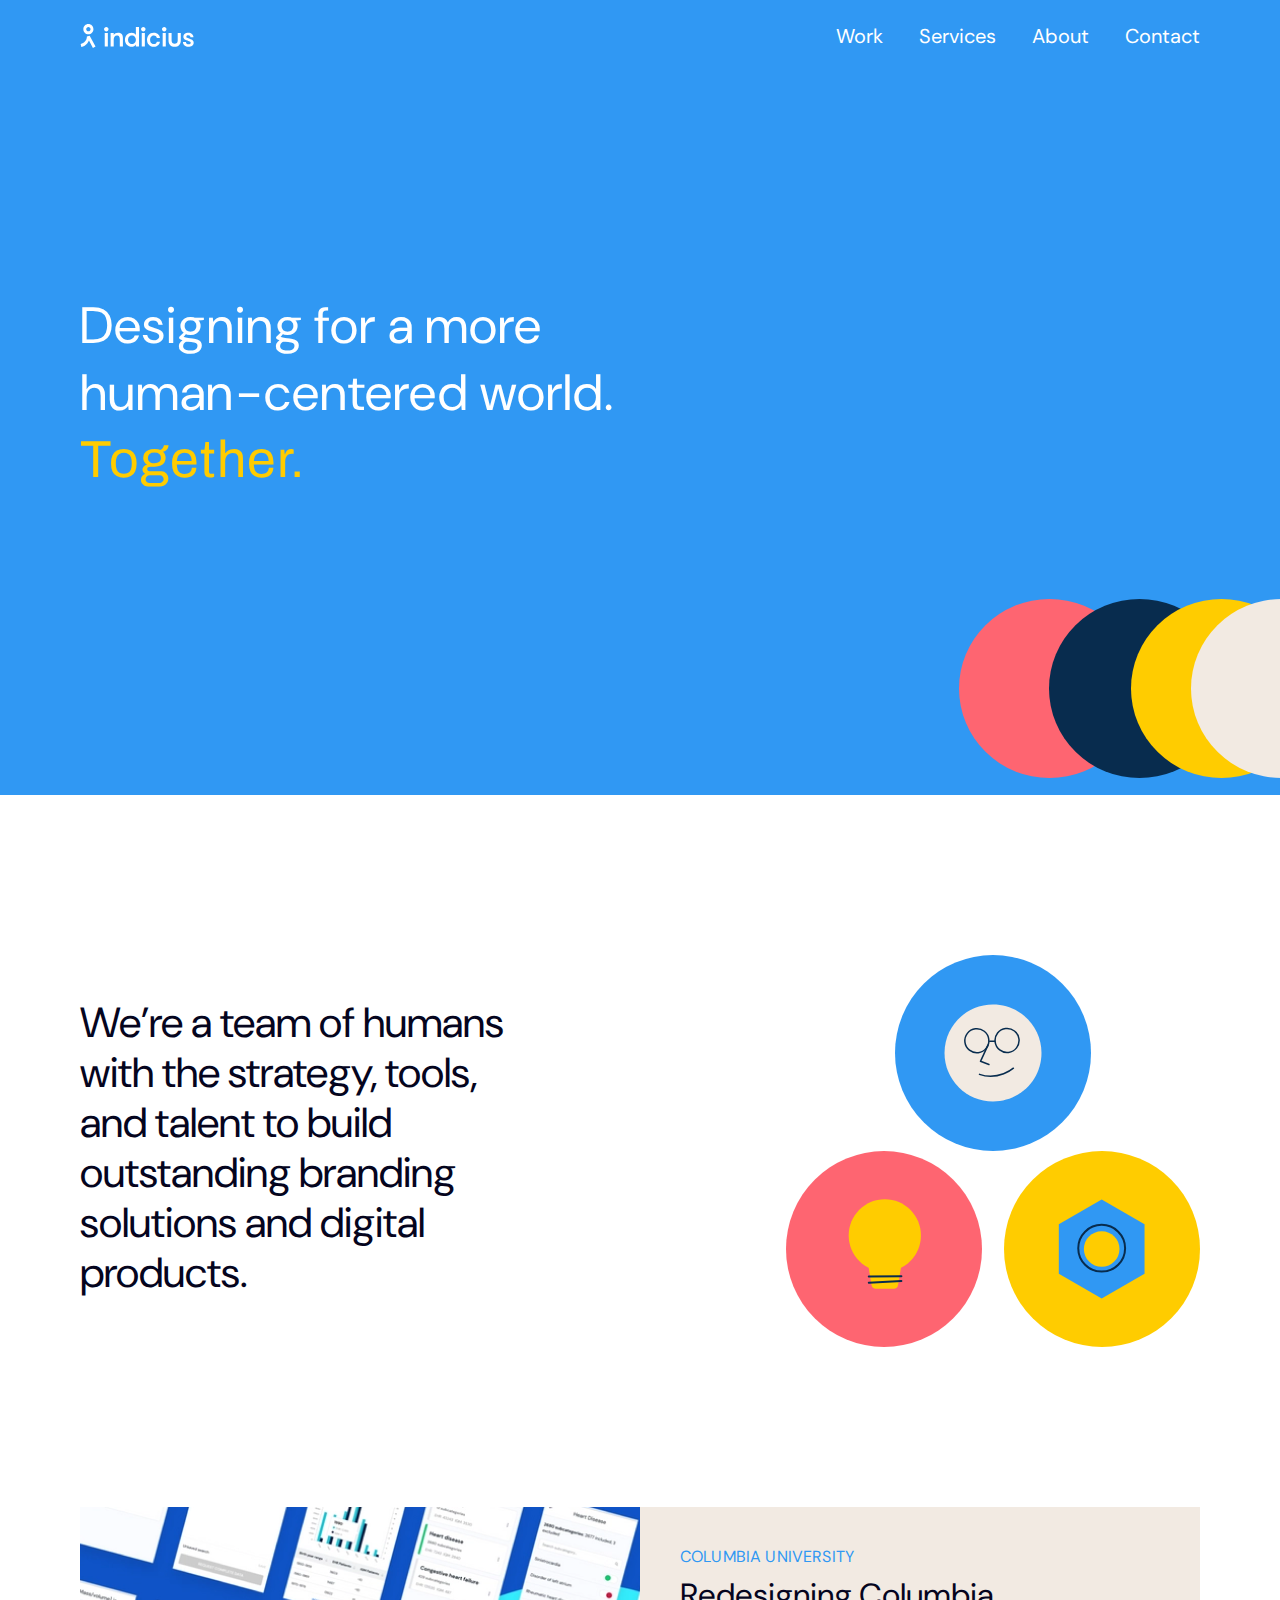
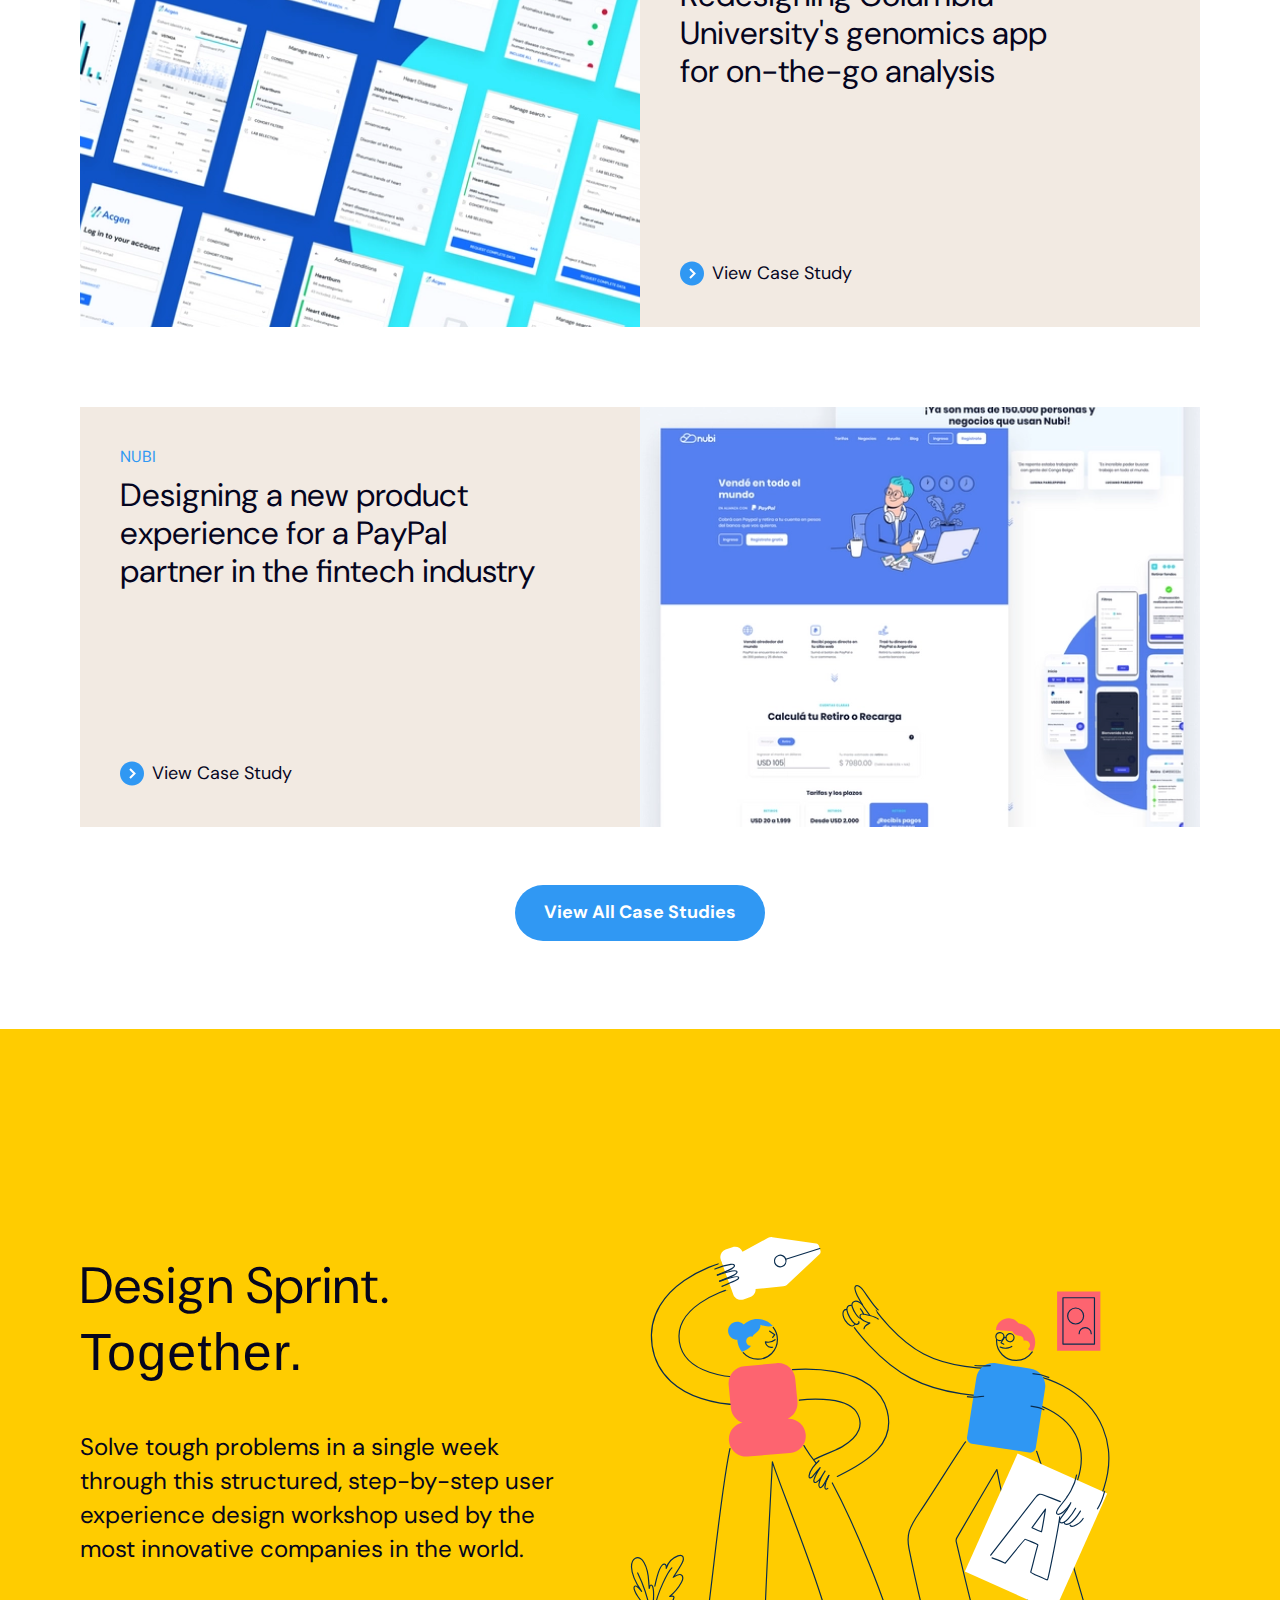
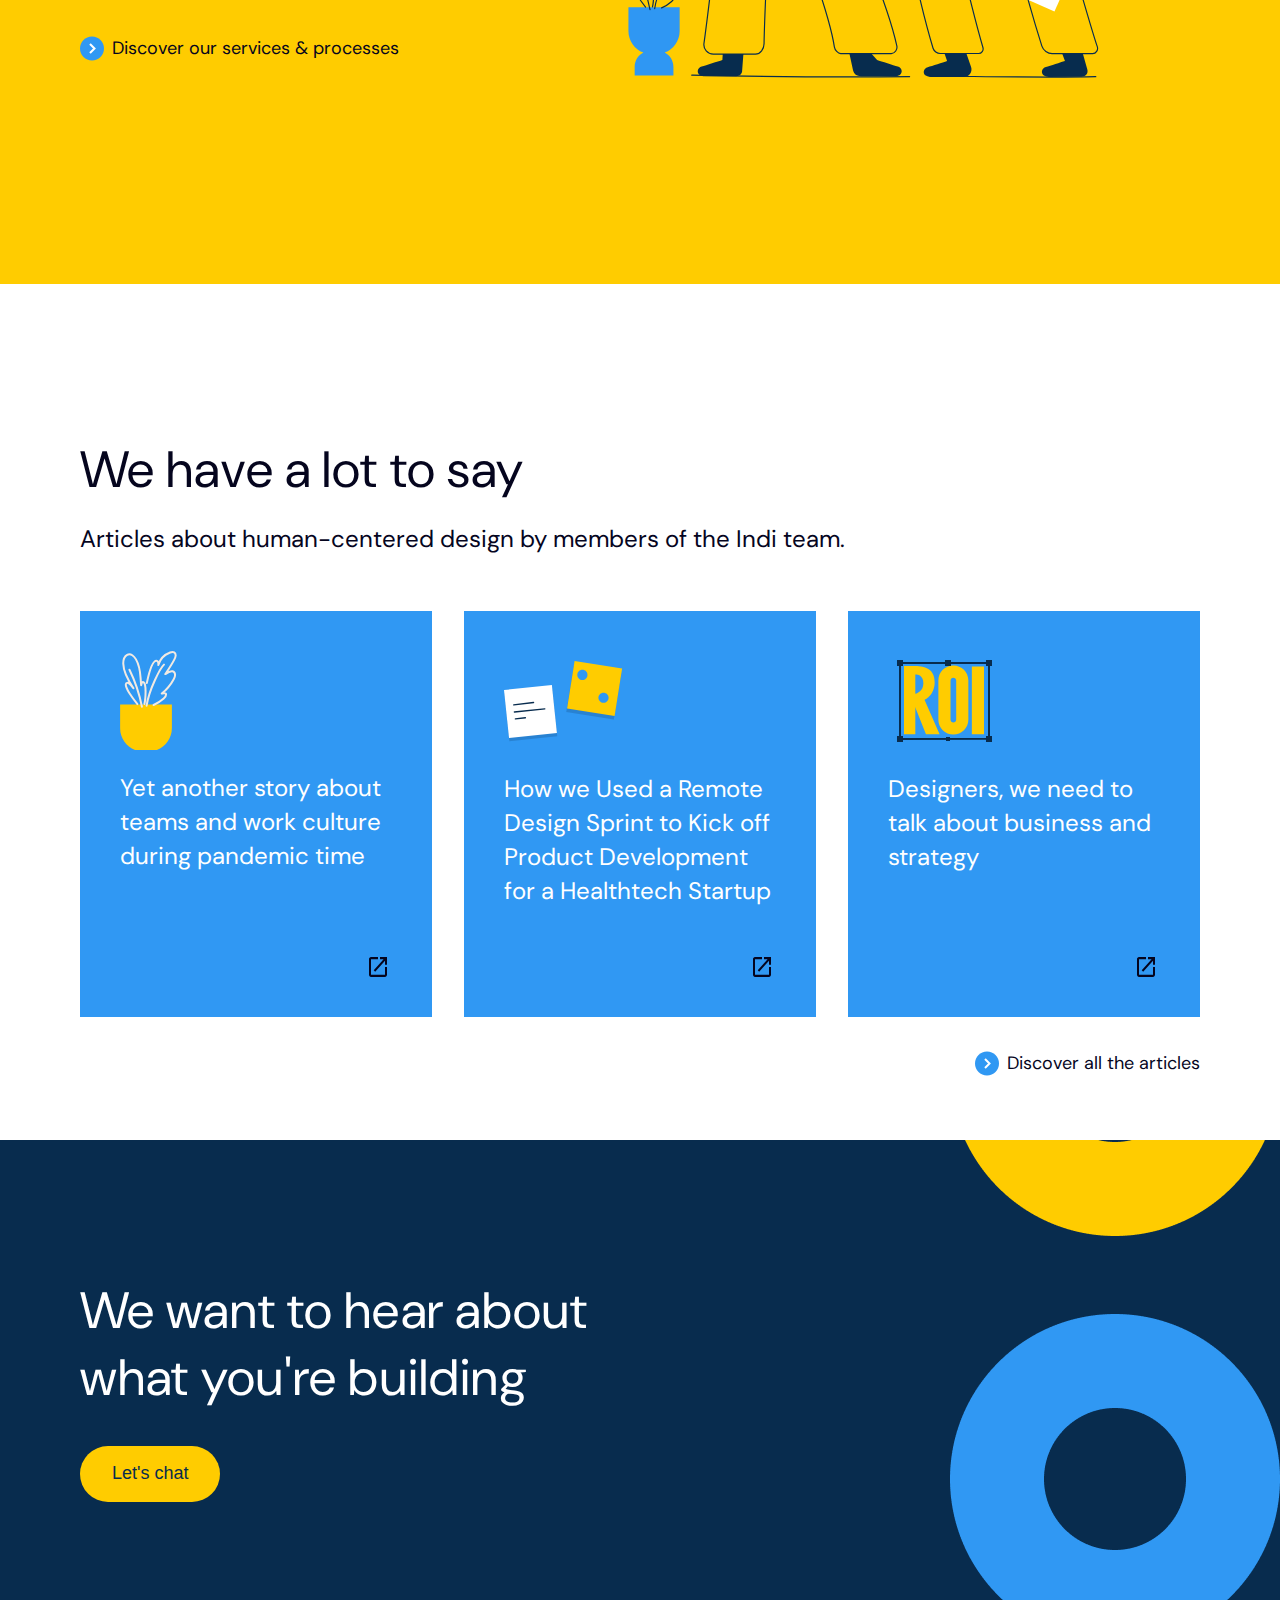
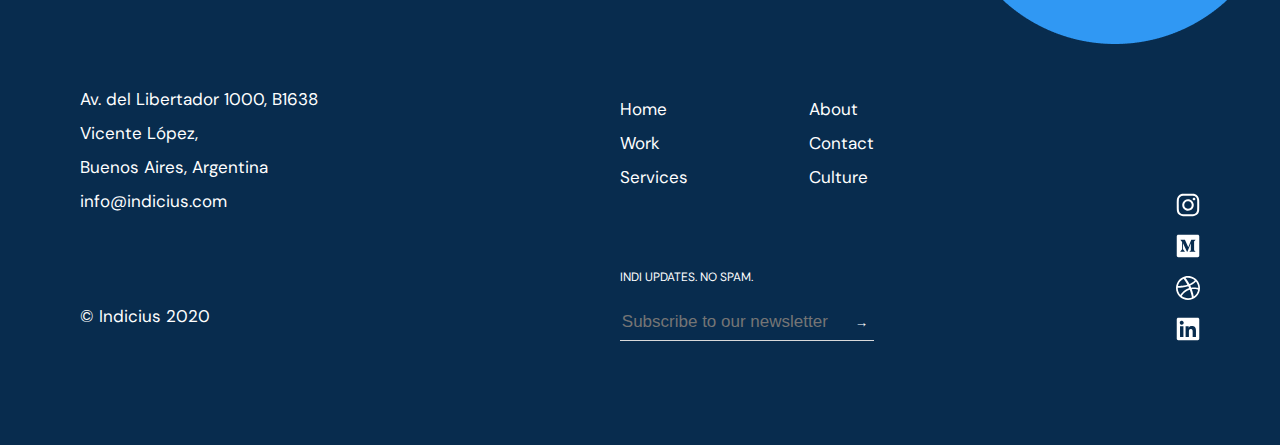
<file: Layout1/index.html>
<!DOCTYPE html>
<html lang="en">
<head>
    <meta charset="UTF-8">
    <meta http-equiv="X-UA-Compatible" content="IE=edge">
    <meta name="viewport" content="width=device-width, initial-scale=1.0">
    <link rel="preconnect" href="https://fonts.googleapis.com">
    <link rel="preconnect" href="https://fonts.gstatic.com" crossorigin>
    <link href="https://fonts.googleapis.com/css2?family=Archivo&family=DM+Sans:wght@400;700&display=swap" rel="stylesheet">
    <link rel="stylesheet" href="css/style.css">
    <title>Document</title>
</head>
<body>
    <header class="header">
        <div class="container">
            <div class="main">
                <a class="logo" href="#">
                    <img src="img/logo.svg" width="114" height="24" alt="logo">
                </a>
                <nav class="menu">
                    <a href="#">Work</a>
                    <a href="#">Services</a>
                    <a href="#">About</a>
                    <a href="#">Contact</a>
                </nav>
            </div>
            <section class="design">
                <h1>Designing for a more human-centered world.<span class="one"> Together.</span></h1>
                <div class="circle red"></div>
                <div class="circle black"></div>
                <div class="circle orange"></div>
                <div class="circle white"></div>
            </section>
        </div>
    </header>
    <main>
        <div class="container">
            <section class="team">
                <!-- <h2>Team of humans</h2> -->
                <p class="humans">We’re a team of humans with the strategy, tools, and talent to build outstanding branding solutions and digital<br>products.</p>
                <div class="pict">    
                    <div class="image">
                        <div class="blue"></div>
                    </div>
                    <div class="image-two">
                        <div class="pink"></div> 
                        <div class="yellow"></div>
                    </div>   
                </div>    
            </section>
            <section class="cards">
                <!-- <h2>Columbia nubi</h2> -->
                <article class="columbia">
                    <img class="notates" src="img/columbia.png" alt="">
                    <div class="pal">
                        <a class="link" href="#">Columbia university</a>
                        <h3>Redesigning Columbia<br>University's genomics app<br>for on-the-go analysis</h3>
                        <div class="new">
                            <a class="arrow" href="#">
                                <svg width="24" height="25" viewBox="0 0 24 25" fill="none" xmlns="http://www.w3.org/2000/svg">
                                    <path d="M12 24.5C18.6274 24.5 24 19.1274 24 12.5C24 5.87258 18.6274 0.5 12 0.5C5.37258 0.5 0 5.87258 0 12.5C0 19.1274 5.37258 24.5 12 24.5Z" fill="#3098F3"/>
                                    <path d="M10 8L14.5 12.5L10 17" stroke="white" stroke-width="2" stroke-miterlimit="10"/>
                                </svg>                                
                                View Case Study
                            </a>
                        </div>
                    </div>
                </article>
                <article class="columbia">
                    <img class="notates" src="img/nubi.png" alt="">
                    <div class="pal">
                        <a class="link" href="#">Nubi</a>
                        <h3>Designing a new product<br>experience for a PayPal<br>partner in the fintech industry</h3>
                        <div class="new">
                            <a class="arrow" href="#">
                                <svg width="24" height="25" viewBox="0 0 24 25" fill="none" xmlns="http://www.w3.org/2000/svg">
                                    <path d="M12 24.5C18.6274 24.5 24 19.1274 24 12.5C24 5.87258 18.6274 0.5 12 0.5C5.37258 0.5 0 5.87258 0 12.5C0 19.1274 5.37258 24.5 12 24.5Z" fill="#3098F3"/>
                                    <path d="M10 8L14.5 12.5L10 17" stroke="white" stroke-width="2" stroke-miterlimit="10"/>
                                </svg>     
                                View Case Study
                            </a>
                        </div>
                    </div>
                </article>
                <a class="view" href="#">View All Case Studies</a>
            </section>
        </div>
        <section class="sprint">
            <div class="container">
                <div class="all">
                    <div class="together">
                        <h2>Design Sprint.<br><span class="any">Together.</span></h2> 
                        <p class="solve">Solve tough problems in a single week through this structured, step-by-step user experience design workshop used by the most innovative companies in the world.</p>
                        <div class="dst">
                            <a class="disc" href="#">
                                <svg width="24" height="25" viewBox="0 0 24 25" fill="none" xmlns="http://www.w3.org/2000/svg">
                                    <path d="M12 24.5C18.6274 24.5 24 19.1274 24 12.5C24 5.87258 18.6274 0.5 12 0.5C5.37258 0.5 0 5.87258 0 12.5C0 19.1274 5.37258 24.5 12 24.5Z" fill="#3098F3"/>
                                    <path d="M10 8L14.5 12.5L10 17" stroke="white" stroke-width="2" stroke-miterlimit="10"/>
                                </svg>     
                                Discover our services & processes
                            </a>
                        </div>
                    </div>
                    <img class="people" src="img/people.svg" alt="">
                </div>
            </div>
        </section>
        <section class="say">
            <div class="container">
                <h2>We have a lot to say</h2>
                <p class="art">Articles about human-centered design by members of the Indi team.</p>
                <div class="indi">
                    <div class="yet articles">
                        <img src="img/flower.svg" width="57" height="99" alt="">
                        <p class="another paragraph">Yet another story about teams and work culture during pandemic time</p>
                        <a class="frame" href="#">
                            <svg width="18" height="20" viewBox="0 0 18 20" fill="none" xmlns="http://www.w3.org/2000/svg">
                                <path d="M16 17.7778H2V2.22222H9V0H2C0.89 0 0 1 0 2.22222V17.7778C0 19 0.89 20 2 20H16C17.1 20 18 19 18 17.7778V10H16V17.7778ZM11 0V2.22222H14.59L4.76 13.1444L6.17 14.7111L16 3.78889V7.77778H18V0H11Z" fill="#05051E"/>
                            </svg>                                
                        </a>
                    </div>
                    <div class="how articles">
                        <img src="img/notat.svg" width="120" height="100" alt="">
                        <p class="we paragraph">How we Used a Remote Design Sprint to Kick off Product Development for a Healthtech Startup</p>
                        <a class="frame" href="#">
                            <svg width="18" height="20" viewBox="0 0 18 20" fill="none" xmlns="http://www.w3.org/2000/svg">
                                <path d="M16 17.7778H2V2.22222H9V0H2C0.89 0 0 1 0 2.22222V17.7778C0 19 0.89 20 2 20H16C17.1 20 18 19 18 17.7778V10H16V17.7778ZM11 0V2.22222H14.59L4.76 13.1444L6.17 14.7111L16 3.78889V7.77778H18V0H11Z" fill="#05051E"/>
                            </svg>                                
                        </a>
                    </div>
                    <div class="need articles">
                        <img src="img/roi.svg" width="120" height="100" alt="">
                        <p class="strategy paragraph">Designers, we need to talk about business and strategy</p>
                        <a class="frame" href="#">
                            <svg width="18" height="20" viewBox="0 0 18 20" fill="none" xmlns="http://www.w3.org/2000/svg">
                                <path d="M16 17.7778H2V2.22222H9V0H2C0.89 0 0 1 0 2.22222V17.7778C0 19 0.89 20 2 20H16C17.1 20 18 19 18 17.7778V10H16V17.7778ZM11 0V2.22222H14.59L4.76 13.1444L6.17 14.7111L16 3.78889V7.77778H18V0H11Z" fill="#05051E"/>
                            </svg>      
                        </a>
                    </div>
                </div>
                <div class="hold">
                    <a class="discover" href="#">
                        <svg width="24" height="25" viewBox="0 0 24 25" fill="none" xmlns="http://www.w3.org/2000/svg">
                            <path d="M12 24.5C18.6274 24.5 24 19.1274 24 12.5C24 5.87258 18.6274 0.5 12 0.5C5.37258 0.5 0 5.87258 0 12.5C0 19.1274 5.37258 24.5 12 24.5Z" fill="#3098F3"/>
                            <path d="M10 8L14.5 12.5L10 17" stroke="white" stroke-width="2" stroke-miterlimit="10"/>
                        </svg>     
                        Discover all the articles
                    </a>
                </div>
            </div>
        </section>
    </main>
    <footer class="footer">
        <div class="container">
            <section class="chat">
                <h2>We want to hear about what you're building</h2>
                <button class="button">Let's chat</button>
            </section> 
            <div class="inform">
                <div class="info">
                    <p class="del">Av. del Libertador 1000, B1638<br>Vicente López,<br>Buenos Aires, Argentina<br>info@indicius.com</p>
                    <p class="indicius">© Indicius 2020</p>
                </div>
                <div class="url">
                    <div class="list">
                        <ul class="home">
                            <li><a href="#">Home</a></li>
                            <li><a href="#">Work</a></li>
                            <li><a href="#">Services</a></li>
                        </ul>
                        <ul class="about">
                            <li><a href="#">About</a></li>
                            <li><a href="#">Contact</a></li>
                            <li><a href="#">Culture</a></li>
                        </ul>
                    </div>
                        <form class="form" action="http://fom.in.ua/echo" method="post" name="form"> 
                            <p class="spam">Indi updates. No spam.</p>
                            <input class="input" type="email" name="email" placeholder="Subscribe to our newsletter ">
                            <button class="arr" type="submit">&rarr;</button>
                        </form>
                </div>        
                <div class="social">
                    <a class="inst" href="#"></a>
                    <a class="mail" href="#"></a>
                    <a class="ball" href="#"></a>
                    <a class="lin" href="#"></a>
                </div>
            </div> 
        </div>
    </footer> 
</body>
</html>
</file>
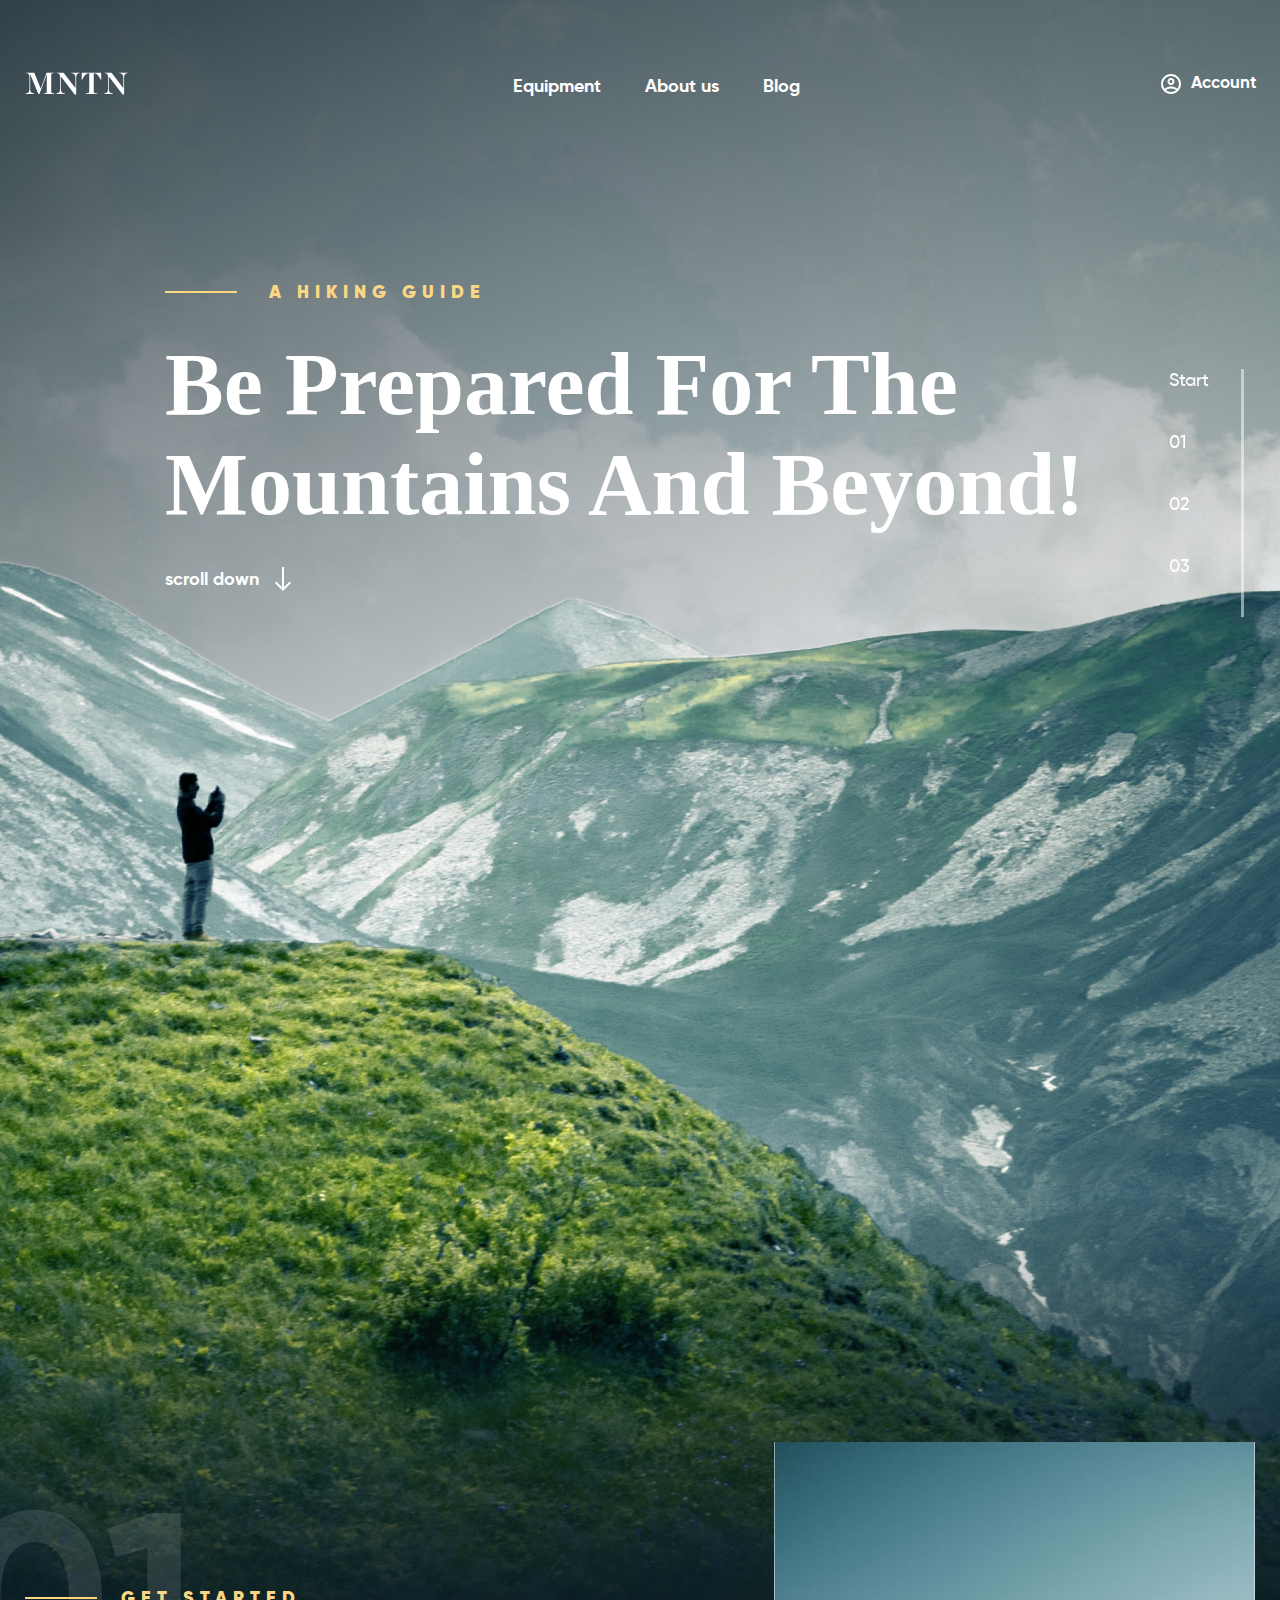
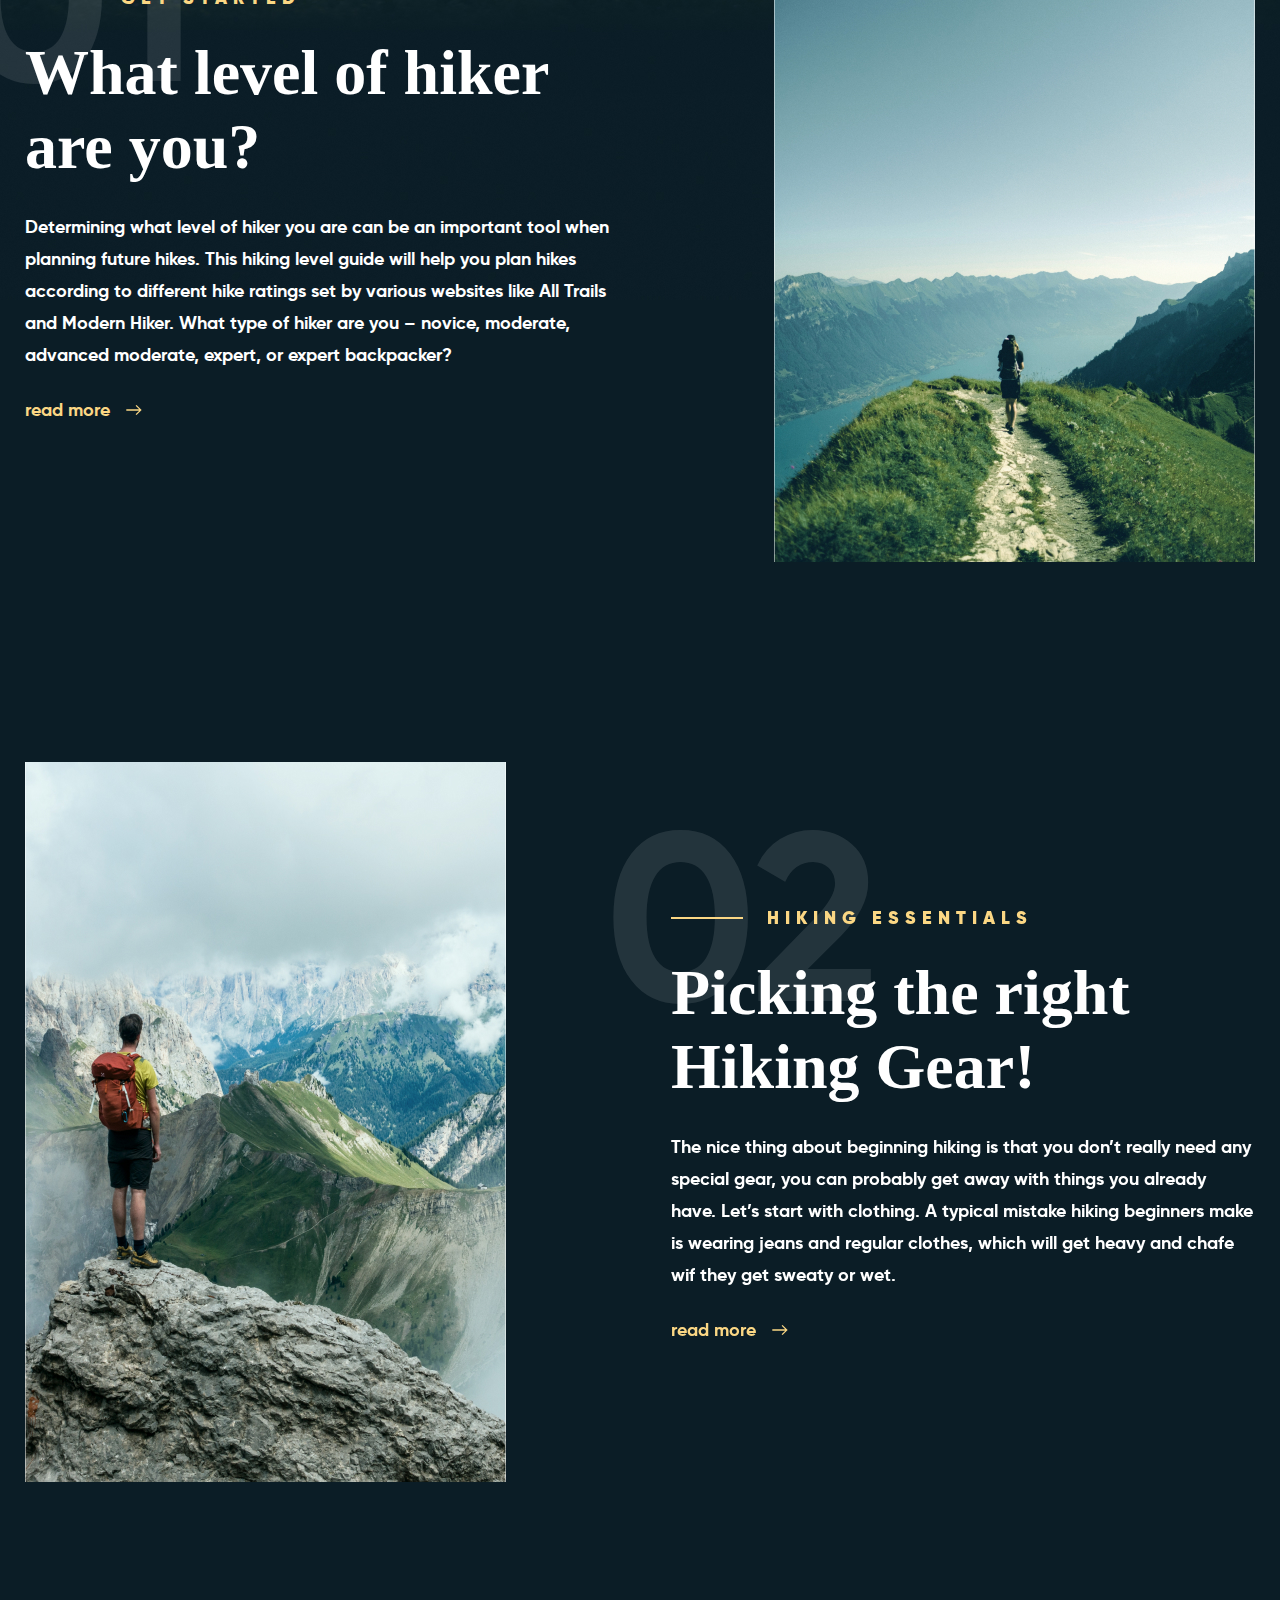
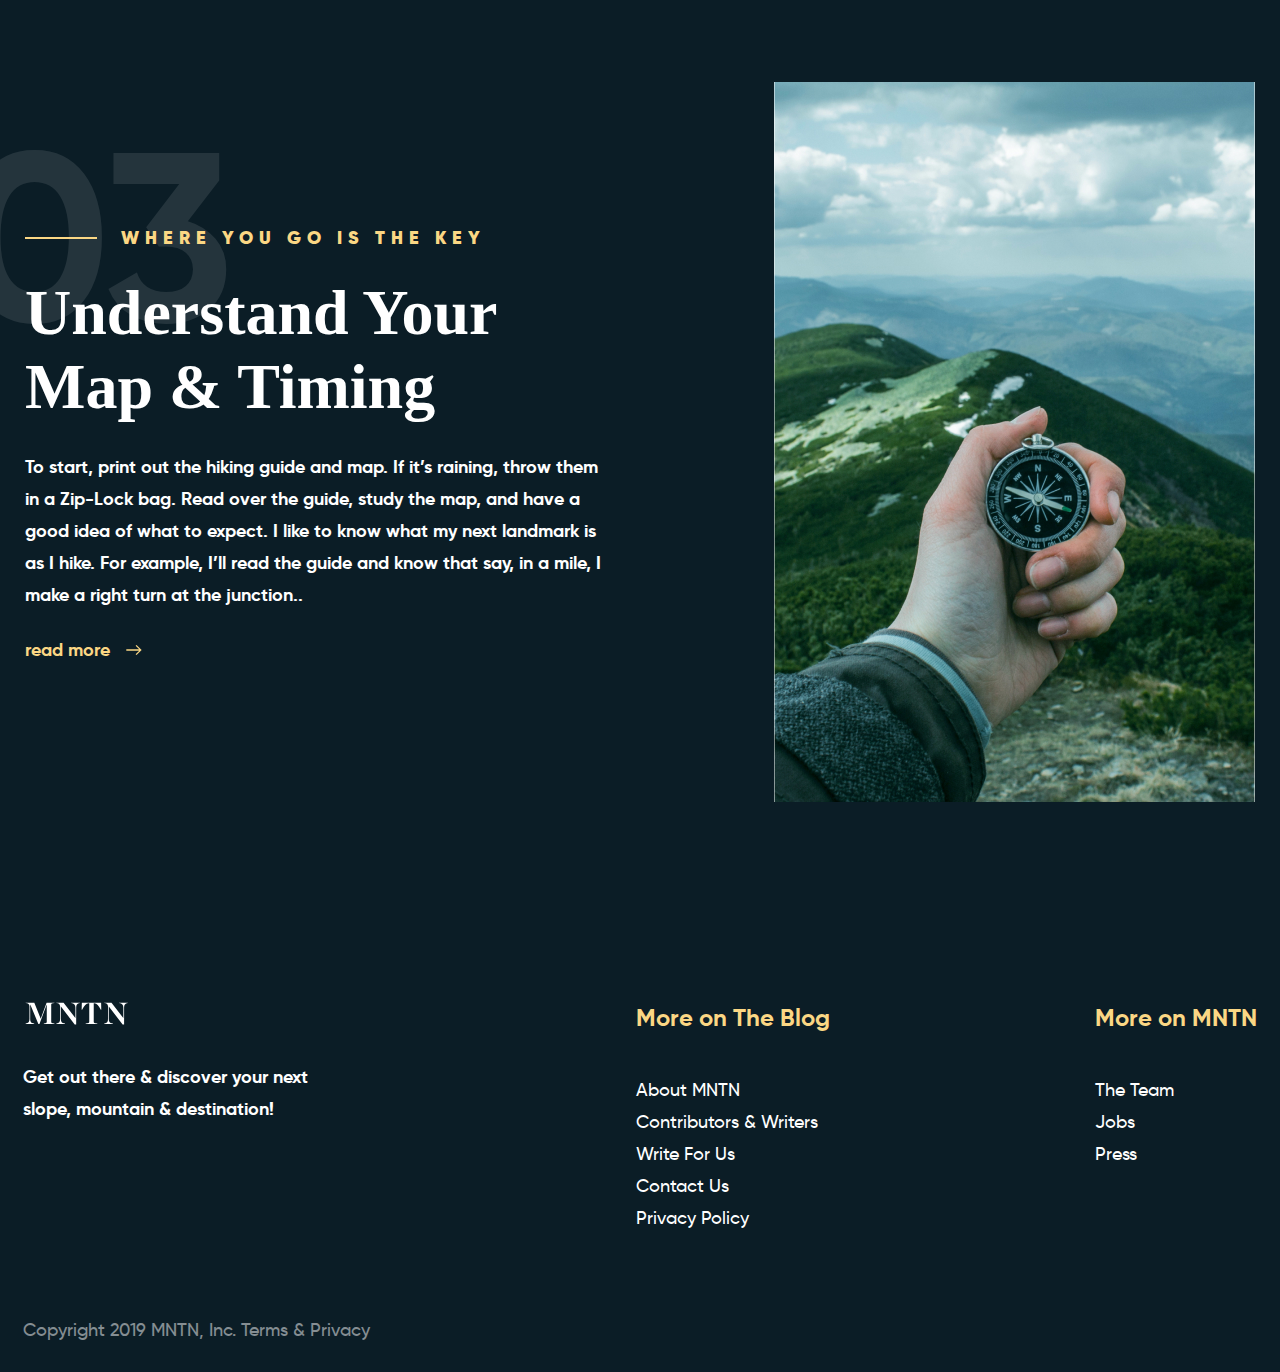
<file: Layout2/index.html>
<!DOCTYPE html>
<html lang="en">
<head>
    <meta charset="UTF-8">
    <meta http-equiv="X-UA-Compatible" content="IE=edge">
    <meta name="viewport" content="width=device-width, initial-scale=1.0">
    <link rel="stylesheet" href="css/style.css">
    <title>Document</title>
</head>
<body>
    <header class="header">
        <div class="wrapper">
            <div id="zero" class="main">
                <a class="logo" href="#">
                    <img src="img/logo.svg" width="107" height="23" alt="logo">
                </a>
                <nav class="menu">
                    <a href="#">Equipment</a>
                    <a href="#">About us</a>
                    <a href="#">Blog</a>
                </nav>
                <a class="account" href="#">
                    <svg width="24" height="24" viewBox="0 0 24 24" fill="none" xmlns="http://www.w3.org/2000/svg">
                        <path fill-rule="evenodd" clip-rule="evenodd" d="M12 2C6.48 2 2 6.48 2 12C2 17.52 6.48 22 12 22C17.52 22 22 17.52 22 12C22 6.48 17.52 2 12 2ZM7.07 18.28C7.5 17.38 10.12 16.5 12 16.5C13.88 16.5 16.51 17.38 16.93 18.28C15.57 19.36 13.86 20 12 20C10.14 20 8.43 19.36 7.07 18.28ZM18.36 16.83C16.93 15.09 13.46 14.5 12 14.5C10.54 14.5 7.07 15.09 5.64 16.83C4.62 15.49 4 13.82 4 12C4 7.59 7.59 4 12 4C16.41 4 20 7.59 20 12C20 13.82 19.38 15.49 18.36 16.83ZM12 6C10.06 6 8.5 7.56 8.5 9.5C8.5 11.44 10.06 13 12 13C13.94 13 15.5 11.44 15.5 9.5C15.5 7.56 13.94 6 12 6ZM12 11C11.17 11 10.5 10.33 10.5 9.5C10.5 8.67 11.17 8 12 8C12.83 8 13.5 8.67 13.5 9.5C13.5 10.33 12.83 11 12 11Z" fill="white"/>
                        <mask id="mask0" mask-type="alpha" maskUnits="userSpaceOnUse" x="2" y="2" width="20" height="20">
                        <path fill-rule="evenodd" clip-rule="evenodd" d="M12 2C6.48 2 2 6.48 2 12C2 17.52 6.48 22 12 22C17.52 22 22 17.52 22 12C22 6.48 17.52 2 12 2ZM7.07 18.28C7.5 17.38 10.12 16.5 12 16.5C13.88 16.5 16.51 17.38 16.93 18.28C15.57 19.36 13.86 20 12 20C10.14 20 8.43 19.36 7.07 18.28ZM18.36 16.83C16.93 15.09 13.46 14.5 12 14.5C10.54 14.5 7.07 15.09 5.64 16.83C4.62 15.49 4 13.82 4 12C4 7.59 7.59 4 12 4C16.41 4 20 7.59 20 12C20 13.82 19.38 15.49 18.36 16.83ZM12 6C10.06 6 8.5 7.56 8.5 9.5C8.5 11.44 10.06 13 12 13C13.94 13 15.5 11.44 15.5 9.5C15.5 7.56 13.94 6 12 6ZM12 11C11.17 11 10.5 10.33 10.5 9.5C10.5 8.67 11.17 8 12 8C12.83 8 13.5 8.67 13.5 9.5C13.5 10.33 12.83 11 12 11Z" fill="white"/>
                        </mask>
                        <g mask="url(#mask0)">
                        </g>
                    </svg>                        
                    Account
                </a>
            </div>
        </div>
    </header>
    <div class="container">
        <section class="guide">
            <p class="text">A Hiking guide</p>
            <h1 class="mountains">Be prepared for the Mountains and beyond!</h1> 
            <a class="scroll" href="#one">scroll down</a>  
            <ul class="navigation">
                <li><a href="#zero">Start</a></li> 
                <li><a href="#one">01</a></li>
                <li><a href="#two">02</a></li>
                <li><a href="#three">03</a></li>
            </ul>
        </section>
        <div class="cards">
            <section class="get">
                <div id="one" class="box">
                    <p class="fone">01</p>
                    <p class="start">GEt Started</p>
                    <h2>What level of  hiker are you?</h2>
                    <p class="read">Determining what level of hiker you are can be an important tool when planning future hikes. This hiking level guide will help you plan hikes according to different hike ratings set by various websites like All Trails and Modern Hiker. What type of hiker are you – novice, moderate, advanced moderate, expert, or expert backpacker? </p>
                    <a class="more" href="#">read more
                        <img src="img/yellow.svg" width="16" height="24" alt="">
                    </a>
                </div>
                <img class="nature" src="img/first.jpg" alt="">
            </section>
            <section class="get">
                <div id="two" class="box">
                    <p class="fone">02</p>
                    <p class="start">Hiking Essentials</p>
                    <h2>Picking the right Hiking Gear!</h2>
                    <p class="read">The nice thing about beginning hiking is that you don’t really need any special gear, you can probably get away with things you already have. Let’s start with clothing. A typical mistake hiking beginners make is wearing jeans and regular clothes, which will get heavy and chafe wif they get sweaty or wet.</p>
                    <a class="more" href="#">read more
                        <img src="img/yellow.svg" width="16" height="24" alt="">
                    </a>
                </div>
                <img class="nature" src="img/second.jpg" alt="">
            </section>
            <section class="get">
                <div id="three" class="box">
                    <p class="fone">03</p>
                    <p class="start">where you go is the key</p>
                    <h2>Understand Your Map & Timing</h2>
                    <p class="read">To start, print out the hiking guide and map. If it’s raining, throw them in a Zip-Lock bag. Read over the guide, study the map, and have a good idea of what to expect. I like to know what my next landmark is as I hike. For example, I’ll read the guide and know that say, in a mile, I make a right turn at the junction..</p>
                    <a class="more" href="#">read more
                        <img src="img/yellow.svg" width="16" height="24" alt="">
                    </a>
                </div>
                <img class="nature" src="img/third.jpg" alt="">
            </section>
        </div>
    </div>
    <div class="wrapper">
        <footer class="footer">
            <div class="mtnt">
                <a class="logo" href="#">
                    <img src="img/logo.svg" width="107" height="23" alt="logo">
                </a>
                <p class="out">Get out there & discover your next slope, mountain & destination!</p>  
                <p class="copy">Copyright 2019 MNTN, Inc. Terms & Privacy</p>
            </div>
            <div class="blog">
                <h3 class="on">More on The Blog</h3>
                <ul class="list">
                    <li><a href="#">About MNTN</a></li>
                    <li><a href="#">Contributors & Writers</a>
                    <li><a href="#">Write For Us</a></li>
                    <li><a href="#">Contact Us</a></li>
                    <li><a href="#">Privacy Policy</a></li>
                </ul>
            </div>
            <div class="else">
                <h3 class="on">More on MNTN</h3>
                <ul class="list">
                    <li><a href="#">The Team</a></li>
                    <li><a href="#">Jobs</a></li>
                    <li><a href="#">Press</a></li>
                </ul>
            </div>
        </footer>
    </div>
</body>
</html>
</file>
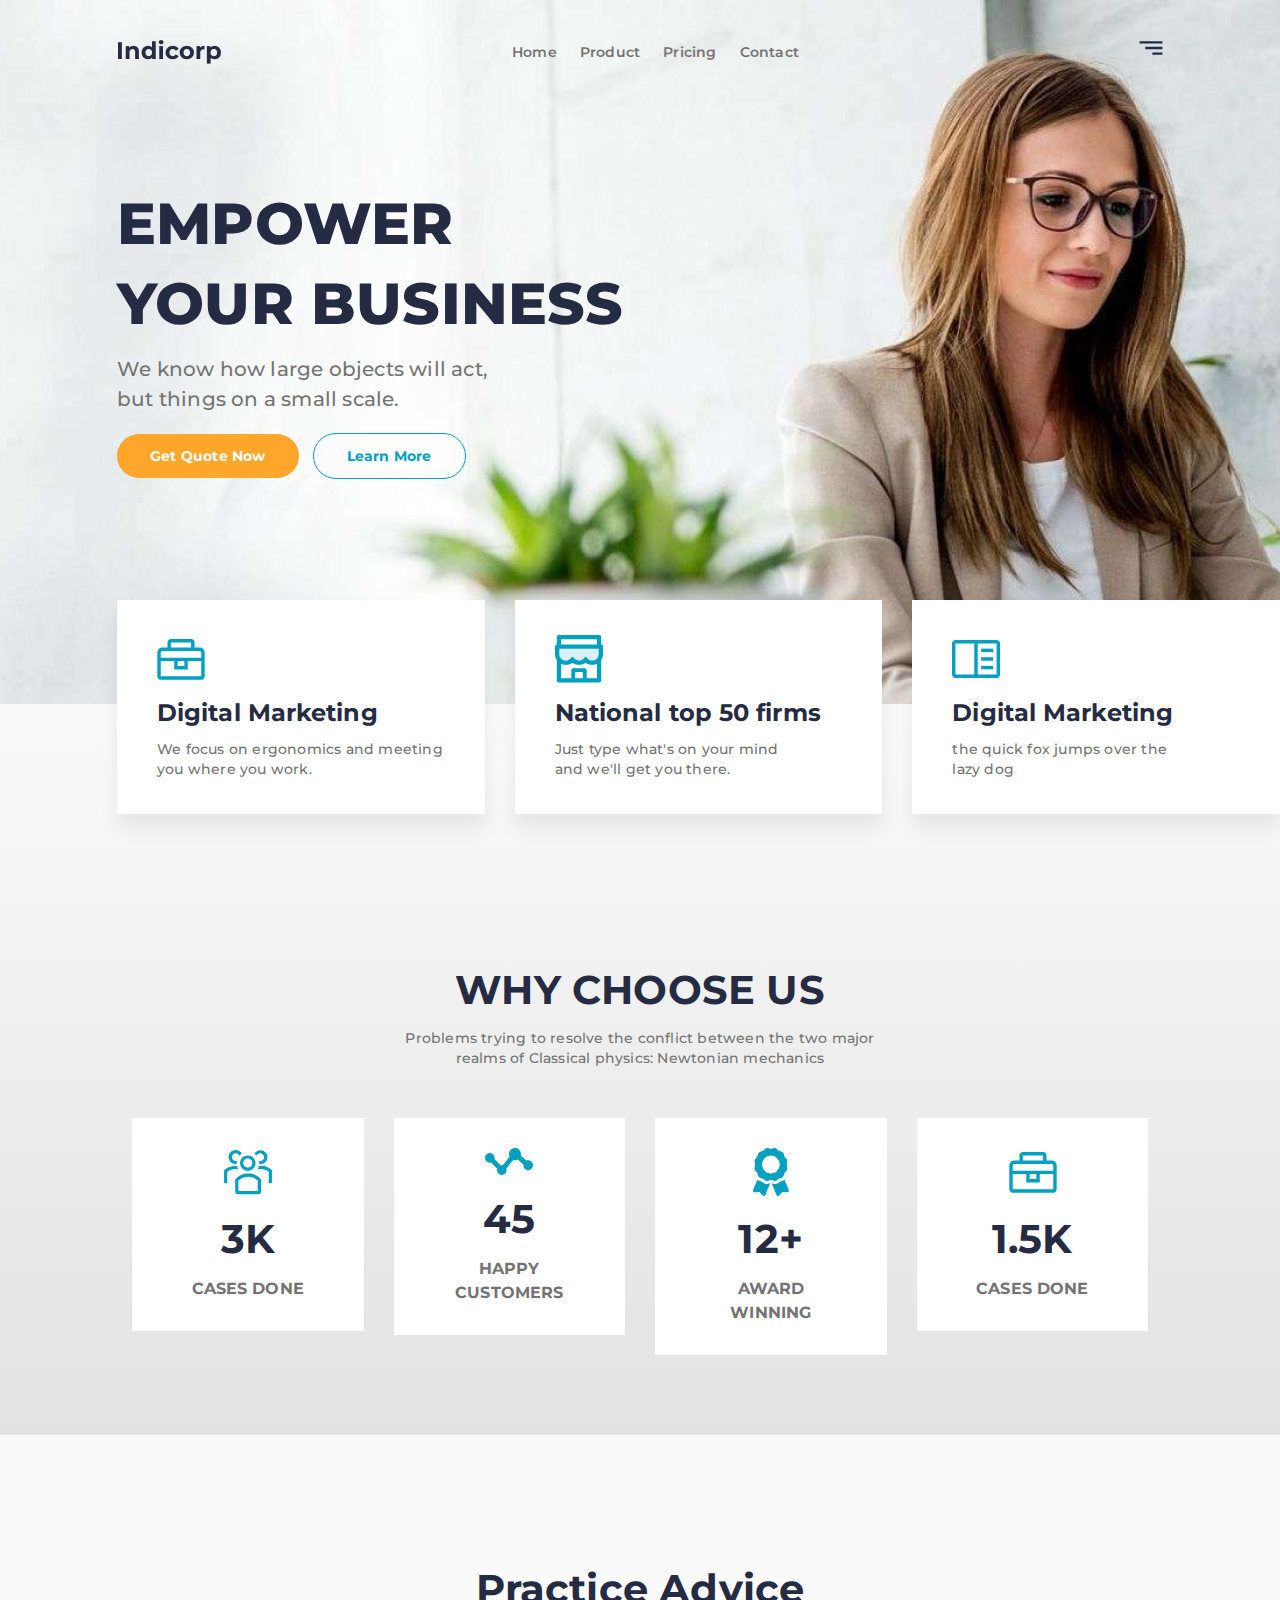
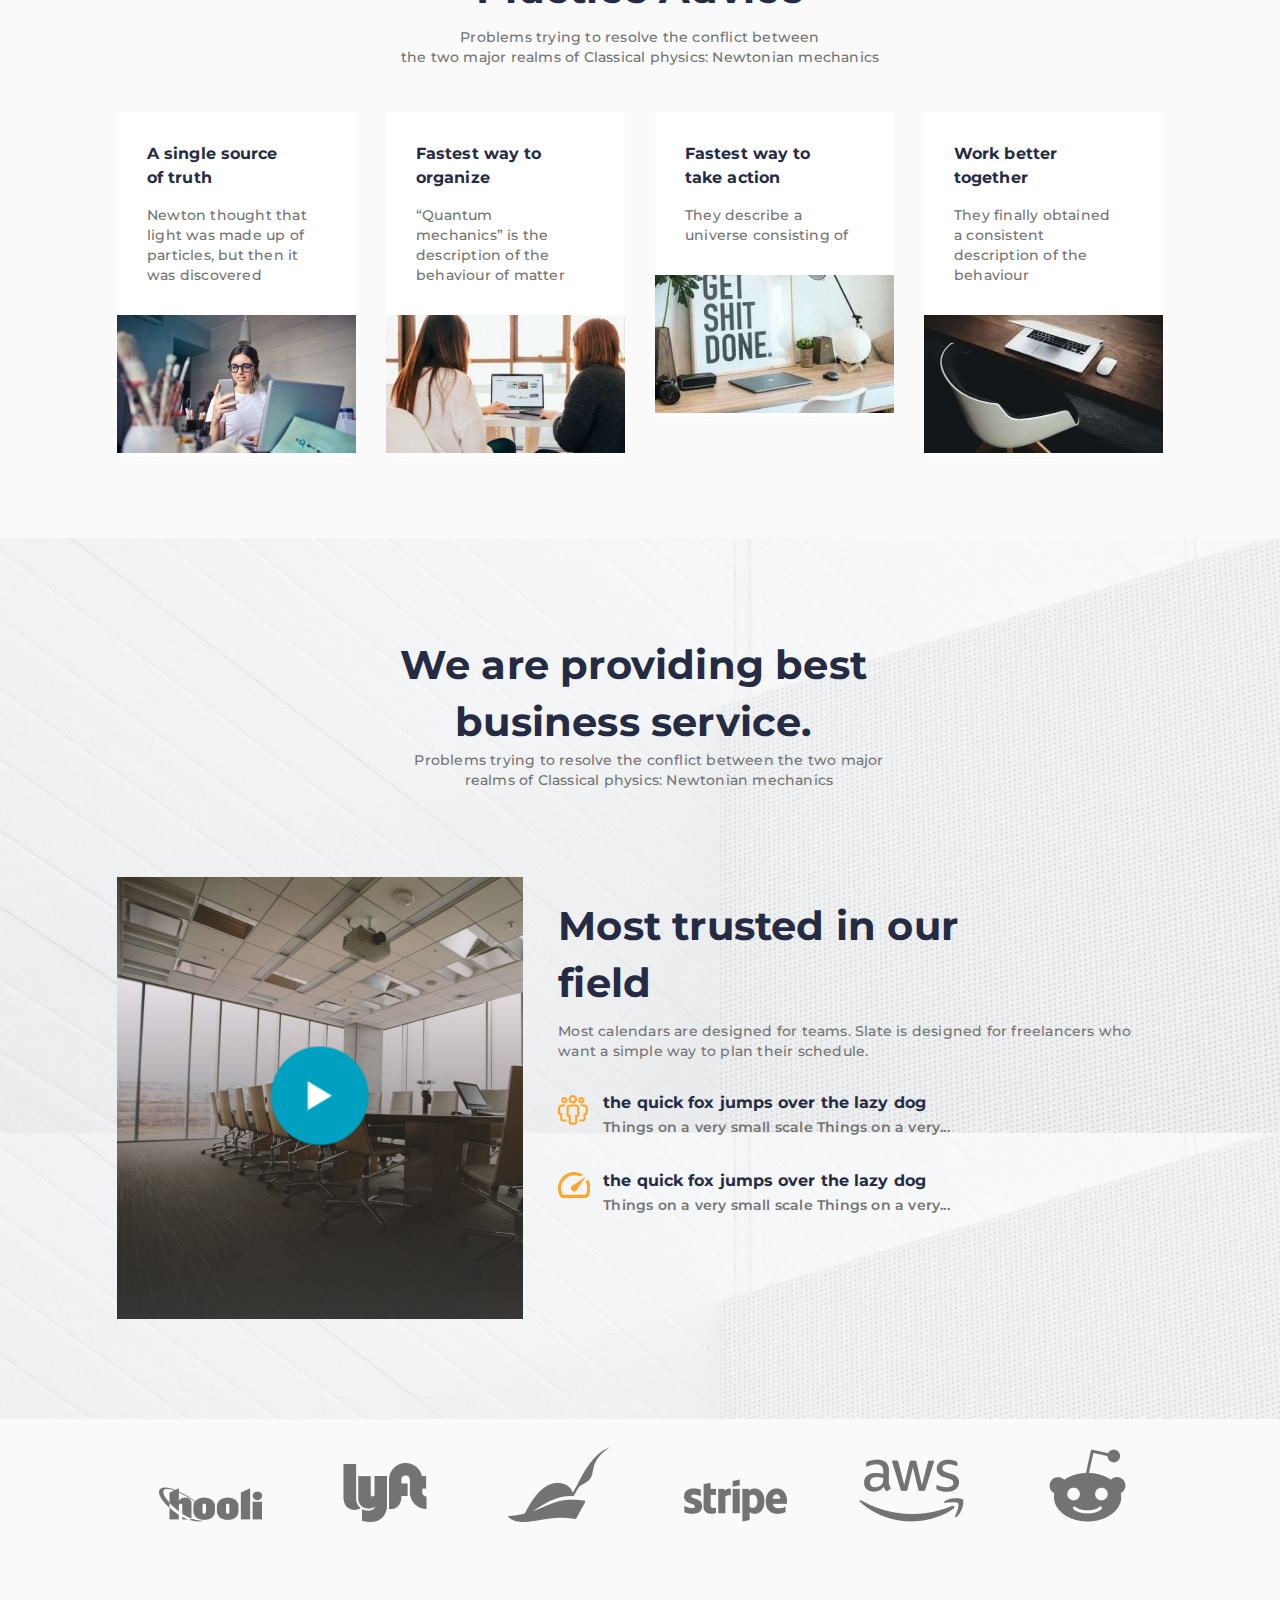
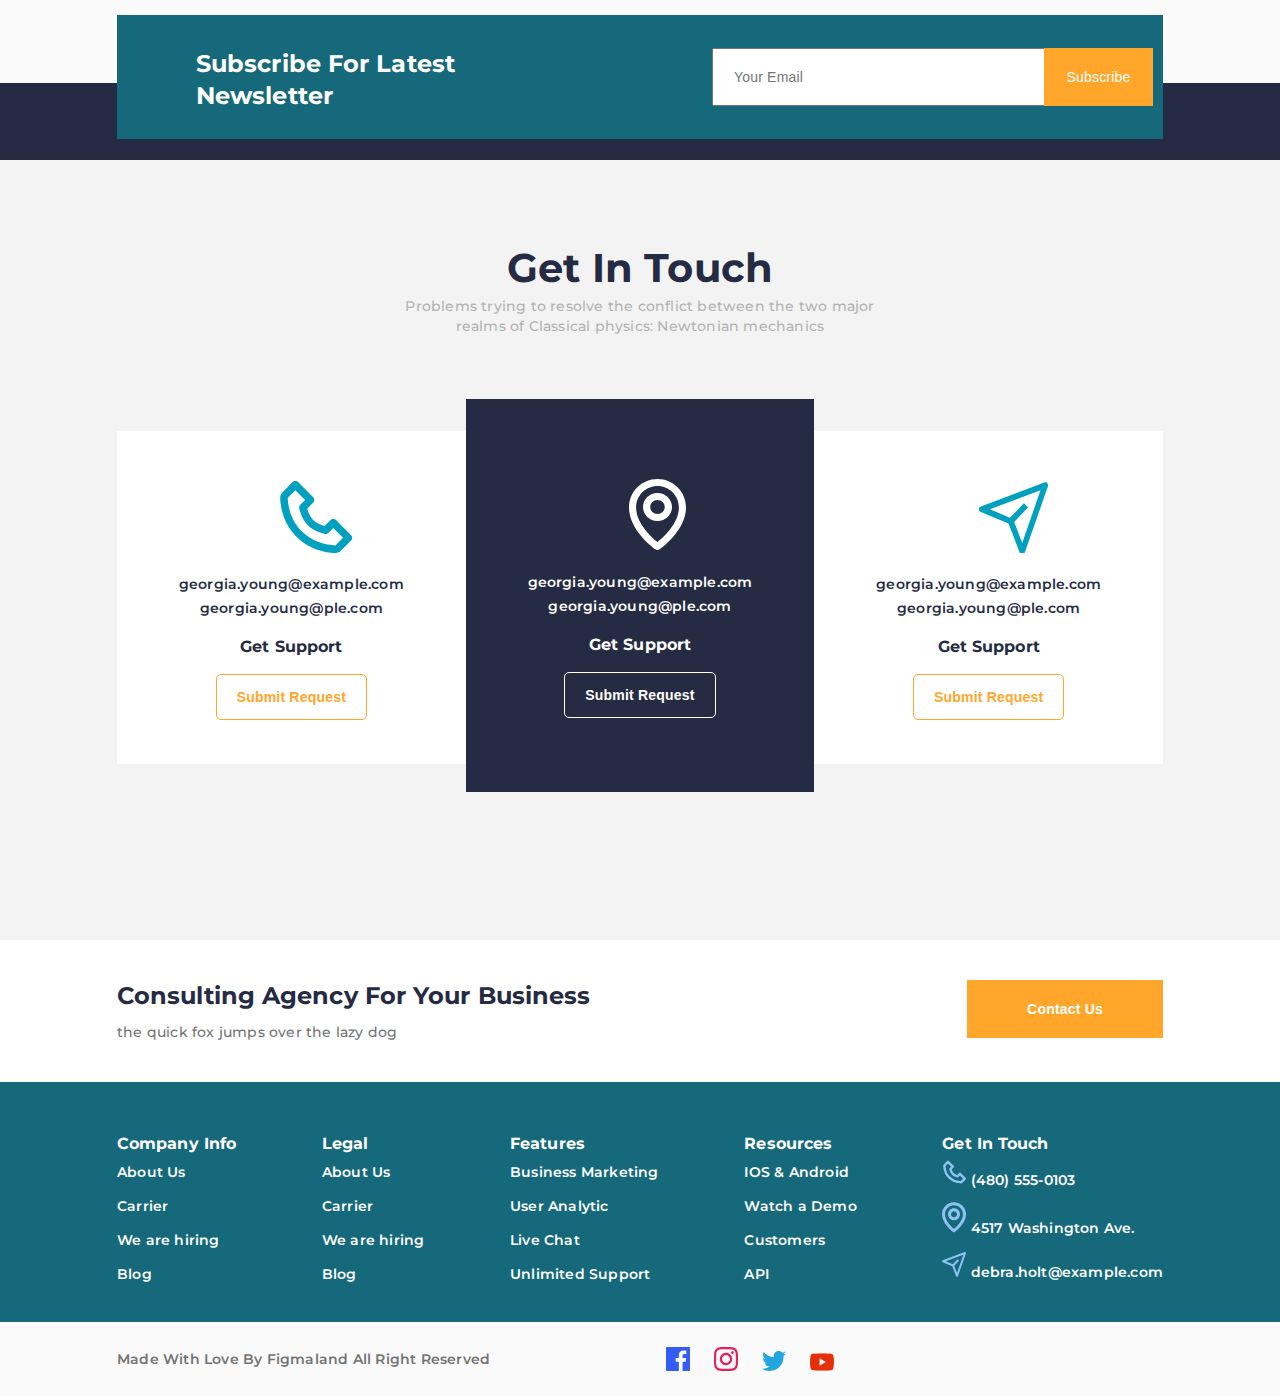
<file: Layout3/index.html>
<!DOCTYPE html>
<html lang="en">
<head>
    <meta charset="UTF-8">
    <meta http-equiv="X-UA-Compatible" content="IE=edge">
    <meta name="viewport" content="width=device-width, initial-scale=1.0">
    <link rel="preconnect" href="https://fonts.googleapis.com">
    <link rel="preconnect" href="https://fonts.gstatic.com" crossorigin>
    <link href="https://fonts.googleapis.com/css2?family=Montserrat:wght@500;700&display=swap" rel="stylesheet">
    <link rel="stylesheet" href="css/style.css">
    <title>Document</title>
</head>
<body>
    <section class="first-screen">
        <!-- <h1>Emprove business</h1> -->
        <header class="header">
            <div class="container">
                <div class="header__begin">
                    <a class="header__logo" href="#">
                        <img src="img/Indicorp.png" alt="logo">
                    </a>
                    <nav class="header__menu">
                        <a href="#">Home</a>
                        <a href="#">Product</a>
                        <a href="#">Pricing</a>
                        <a href="#">Contact</a>
                    </nav>
                    <a class="header__bar" href="#">
                        <svg class="mob" width="25" height="25" viewBox="0 0 25 25" fill="none" xmlns="http://www.w3.org/2000/svg">
                            <path fill-rule="evenodd" clip-rule="evenodd" d="M17.5554 16.4665L23.9562 22.9222C24.1812 23.1493 24.3075 23.4572 24.3074 23.7782C24.3073 24.0992 24.1807 24.4071 23.9556 24.634C23.7305 24.8609 23.4252 24.9883 23.1069 24.9882C22.7886 24.9881 22.4834 24.8604 22.2584 24.6334L15.8576 18.1777C13.9441 19.6724 11.5379 20.3758 9.12853 20.1448C6.71912 19.9138 4.48746 18.7657 2.88755 16.9341C1.28763 15.1024 0.439652 12.7249 0.516107 10.2851C0.592562 7.84528 1.58771 5.52648 3.29911 3.80042C5.0105 2.07435 7.30959 1.07067 9.72866 0.993565C12.1477 0.916455 14.5051 1.77171 16.3211 3.38533C18.1372 4.99895 19.2755 7.24974 19.5046 9.67981C19.7336 12.1099 19.0362 14.5367 17.5542 16.4665H17.5554ZM10.0302 17.7877C11.9235 17.7877 13.7392 17.0291 15.0779 15.6789C16.4166 14.3287 17.1687 12.4975 17.1687 10.588C17.1687 8.67855 16.4166 6.84728 15.0779 5.49708C13.7392 4.14689 11.9235 3.38835 10.0302 3.38835C8.13697 3.38835 6.32127 4.14689 4.98254 5.49708C3.64382 6.84728 2.89173 8.67855 2.89173 10.588C2.89173 12.4975 3.64382 14.3287 4.98254 15.6789C6.32127 17.0291 8.13697 17.7877 10.0302 17.7877Z" fill="#737373"/>
                        </svg>   
                        <svg class="mob" width="25" height="24" viewBox="0 0 25 24" fill="none" xmlns="http://www.w3.org/2000/svg">
                            <path d="M8.23936 23.1883C9.1155 23.1883 9.82576 22.4719 9.82576 21.5883C9.82576 20.7046 9.1155 19.9883 8.23936 19.9883C7.36321 19.9883 6.65295 20.7046 6.65295 21.5883C6.65295 22.4719 7.36321 23.1883 8.23936 23.1883Z" fill="#737373"/>
                            <path d="M19.3442 23.1883C20.2204 23.1883 20.9306 22.4719 20.9306 21.5883C20.9306 20.7046 20.2204 19.9883 19.3442 19.9883C18.4681 19.9883 17.7578 20.7046 17.7578 21.5883C17.7578 22.4719 18.4681 23.1883 19.3442 23.1883Z" fill="#737373"/>
                            <path d="M22.517 4.78825H4.9238L4.27338 1.42825C4.2363 1.24483 4.13661 1.08033 3.99168 0.963391C3.84675 0.846451 3.66574 0.784474 3.48018 0.788249H0.307373V2.38825H2.82975L5.85978 17.7483C5.89686 17.9317 5.99655 18.0962 6.14148 18.2131C6.28641 18.33 6.46742 18.392 6.65298 18.3883H20.9306V16.7882H7.30341L6.65298 13.5882H20.9306C21.114 13.5928 21.2932 13.5331 21.4378 13.4193C21.5824 13.3055 21.6835 13.1447 21.7238 12.9642L23.3102 5.76425C23.3368 5.64555 23.3362 5.5223 23.3084 5.40387C23.2806 5.28545 23.2264 5.17498 23.1499 5.08087C23.0735 4.98675 22.9767 4.91148 22.867 4.86077C22.7573 4.81006 22.6376 4.78526 22.517 4.78825ZM20.296 11.9882H6.35157L5.24108 6.38825H21.5255L20.296 11.9882Z" fill="#737373"/>
                        </svg>   
                        <svg width="24" height="14" viewBox="0 0 24 14" fill="none" xmlns="http://www.w3.org/2000/svg">
                            <path d="M0.571472 0.142822H23.4286V2.42854H0.571472V0.142822ZM6.28576 5.85711H23.4286V8.14282H6.28576V5.85711ZM13.4286 11.5714H23.4286V13.8571H13.4286V11.5714Z" fill="#252B42"/>
                        </svg>                    
                    </a>
                </div>
            </div>
        </header>
        <div class="usp">
            <div class="container">
                <div class="usp-tp">
                    <h1>Empower Your Business</h1>
                    <p class="usp__text">We know how large objects will act, but things on a small scale.</p>
                    <div class="bttn">
                        <a class="usp__btn main-button" href="#">Get Quote Now</a>
                        <a class="usp__btn button" href="#">Learn More</a>
                    </div>
                </div>
                <div class="cards">
                    <div class="cards__list">
                        <div class="all">
                            <svg width="48" height="48" viewBox="0 0 48 48" fill="none" xmlns="http://www.w3.org/2000/svg">
                                <path d="M42.5886 12.5253H37.519V7.45567C37.519 6.55931 37.1629 5.69966 36.5291 5.06583C35.8952 4.43201 35.0356 4.07593 34.1392 4.07593H13.8608C12.9644 4.07593 12.1047 4.43201 11.4709 5.06583C10.8371 5.69966 10.481 6.55931 10.481 7.45567V12.5253H5.41139C4.06684 12.5253 2.77736 13.0594 1.82662 14.0102C0.875886 14.9609 0.341766 16.2504 0.341766 17.5949V41.2531C0.341766 42.1495 0.697846 43.0092 1.33167 43.643C1.9655 44.2768 2.82515 44.6329 3.72151 44.6329H44.2785C45.1748 44.6329 46.0345 44.2768 46.6683 43.643C47.3021 43.0092 47.6582 42.1495 47.6582 41.2531V17.5949C47.6582 16.2504 47.1241 14.9609 46.1734 14.0102C45.2226 13.0594 43.9331 12.5253 42.5886 12.5253ZM13.8608 7.45567H34.1392V12.5253H13.8608V7.45567ZM44.2785 41.2531H3.72151V26.0443H17.2405V34.4936H30.7595V26.0443H44.2785V41.2531ZM20.6202 26.0443H27.3797V31.1139H20.6202V26.0443ZM3.72151 22.6645V17.5949C3.72151 17.1467 3.89955 16.7169 4.21647 16.4C4.53338 16.0831 4.9632 15.905 5.41139 15.905H42.5886C43.0368 15.905 43.4666 16.0831 43.7835 16.4C44.1004 16.7169 44.2785 17.1467 44.2785 17.5949V22.6645H3.72151Z" fill="#00A0C1"/>
                            </svg> 
                            <p class="cards__heading">Digital Marketing</p>
                            <p class="cards__text">We focus on ergonomics and meeting you where you work.</p>
                        </div>
                    </div>
                    <div class="cards__list">
                        <div class="all">
                            <svg width="48" height="48" viewBox="0 0 48 48" fill="none" xmlns="http://www.w3.org/2000/svg">
                                <path opacity="0.15" d="M43.65 13.7502H4.35004C4.33204 13.7502 4.32004 13.7621 4.32004 13.7799V19.1851C4.32004 22.7294 7.26003 25.6039 10.878 25.6039C13.32 25.6039 15.45 24.3 16.584 22.3619C16.758 22.0597 17.088 21.87 17.442 21.87C17.796 21.87 18.12 22.0597 18.3 22.3619C19.428 24.3 21.558 25.6039 24 25.6039C26.448 25.6039 28.584 24.2941 29.706 22.3501C29.88 22.0537 30.198 21.87 30.54 21.87H30.576C30.924 21.87 31.236 22.0537 31.41 22.3501C32.538 24.2941 34.674 25.6039 37.122 25.6039C40.74 25.6039 43.68 22.7294 43.68 19.1851V13.7799C43.68 13.7621 43.668 13.7502 43.65 13.7502Z" fill="#00A0C1"/>
                                <path d="M46.2 9.48885V1.89659C46.2 0.847537 45.342 0 44.28 0H3.72003C2.65804 0 1.80004 0.847537 1.80004 1.89659V9.48885C0.798037 9.54812 3.71756e-05 10.372 3.71756e-05 11.3795V19.1851C-0.00380525 20.6197 0.290253 22.0398 0.864037 23.3576C1.12204 23.9622 1.44004 24.5311 1.80004 25.0705V45.518C1.80004 46.5612 2.65804 47.4146 3.72003 47.4146H44.28C45.342 47.4146 46.2 46.5671 46.2 45.518V25.0705C46.5657 24.5298 46.879 23.9563 47.136 23.3576C47.706 22.036 48 20.6313 48 19.1851V11.3795C48 10.372 47.202 9.54812 46.2 9.48885ZM6.12003 4.26732H41.88V9.48293H6.12003V4.26732ZM27.84 43.1532H20.16V36.9834H27.84V43.1532ZM41.904 43.1532H31.68V35.0868C31.68 34.0378 30.822 33.1902 29.76 33.1902H18.24C17.178 33.1902 16.32 34.0378 16.32 35.0868V43.1532H6.12003V28.7985C6.29403 28.8814 6.47403 28.9644 6.66003 29.0355C7.99803 29.5927 9.42003 29.8712 10.884 29.8712C12.348 29.8712 13.764 29.5927 15.108 29.0355C15.936 28.6918 16.716 28.2532 17.43 27.7257C17.442 27.7198 17.454 27.7198 17.466 27.7257C18.1822 28.2554 18.9622 28.6954 19.788 29.0355C21.126 29.5927 22.548 29.8712 24.012 29.8712C25.476 29.8712 26.892 29.5927 28.236 29.0355C29.064 28.6918 29.844 28.2532 30.558 27.7257C30.57 27.7198 30.582 27.7198 30.594 27.7257C31.3102 28.2554 32.0902 28.6954 32.916 29.0355C34.254 29.5927 35.676 29.8712 37.14 29.8712C38.604 29.8712 40.02 29.5927 41.364 29.0355C41.544 28.9585 41.724 28.8814 41.904 28.7985V43.1532ZM43.68 19.1851C43.68 22.7294 40.74 25.6039 37.122 25.6039C34.674 25.6039 32.538 24.2941 31.41 22.3501C31.236 22.0537 30.924 21.87 30.576 21.87H30.54C30.198 21.87 29.88 22.0537 29.706 22.3501C29.1304 23.3417 28.2992 24.1652 27.297 24.7367C26.2948 25.3082 25.1572 25.6074 24 25.6039C21.558 25.6039 19.428 24.3 18.3 22.3619C18.12 22.0597 17.796 21.87 17.442 21.87C17.088 21.87 16.758 22.0597 16.584 22.3619C16.005 23.3498 15.1728 24.1695 14.1711 24.7387C13.1694 25.3078 12.0336 25.6062 10.878 25.6039C7.26003 25.6039 4.32003 22.7294 4.32003 19.1851V13.7799C4.32003 13.7621 4.33203 13.7502 4.35003 13.7502H43.65C43.668 13.7502 43.68 13.7621 43.68 13.7799V19.1851Z" fill="#00A0C1"/>
                            </svg>                    
                            <p class="cards__heading">National top 50 firms</p>
                            <p class="cards__text">Just type what's on your mind <br> and we'll get you there.</p>
                        </div>
                    </div>
                    <div class="cards__list">
                        <div class="all">
                            <svg class="last" width="48" height="48" viewBox="0 0 48 48" fill="none" xmlns="http://www.w3.org/2000/svg">
                                <path d="M29.142 13.6241H41.1398V17.0695H29.142V13.6241Z" fill="white"/>
                                <path d="M29.142 22.2375H41.1398V25.6829H29.142V22.2375Z" fill="white"/>
                                <path d="M29.142 30.8506H41.1398V34.2959H29.142V30.8506Z" fill="white"/>
                                <path d="M44.5679 5.01111H3.43235C2.52348 5.01202 1.65209 5.3753 1.00942 6.02123C0.366752 6.66715 0.00530204 7.54295 0.00439453 8.45643V39.4643C0.00530204 40.3778 0.366752 41.2536 1.00942 41.8995C1.65209 42.5454 2.52348 42.9087 3.43235 42.9096H44.5679C45.4766 42.9082 46.3477 42.5448 46.9903 41.899C47.6329 41.2532 47.9945 40.3776 47.9958 39.4643V8.45643C47.9949 7.54295 47.6335 6.66715 46.9908 6.02123C46.3481 5.3753 45.4767 5.01202 44.5679 5.01111ZM3.43235 8.45643H22.2861V39.4643H3.43235V8.45643ZM25.7141 39.4643V8.45643H44.5679L44.5713 39.4643H25.7141Z" fill="white"/>
                            </svg>                    
                            <p class="cards__heading">Digital Marketing</p>
                            <p class="cards__text">the quick fox jumps over the <br> lazy dog</p>
                        </div>
                    </div>
                </div>
            </div>
        </div>    
    </section>
    <section class="choose">
        <div class="container">
            <div class="choose__heading">
                <h2>Why choose us</h2>
                <p class="choose__text">Problems trying to resolve the conflict between the two major realms of Classical physics: Newtonian mechanics </p>
            </div>
            <div class="choose__cards">
                <div class="choose__list">
                    <div class="one">
                        <svg width="49" height="48" viewBox="0 0 49 48" fill="none" xmlns="http://www.w3.org/2000/svg">
                            <path d="M24.8406 22.8022C29.1448 22.8022 32.4925 19.3069 32.4925 15.0171C32.4925 10.7273 28.9854 7.39087 24.6812 7.39087C20.377 7.39087 17.0293 10.8862 17.0293 15.0171C17.0293 19.3069 20.5364 22.8022 24.8406 22.8022ZM24.6812 10.5685C24.8406 10.5685 24.8406 10.5685 24.6812 10.5685C27.2318 10.5685 29.3042 12.6339 29.3042 15.176C29.3042 17.7181 27.2318 19.6246 24.6812 19.6246C22.1305 19.6246 20.2176 17.5592 20.2176 15.176C20.2176 12.6339 22.29 10.5685 24.6812 10.5685Z" fill="#00A0C1"/>
                            <path d="M48.4339 21.8487C45.4051 19.1477 41.4197 17.7178 37.2749 17.8767H35.9996C35.6808 19.1477 35.2025 20.2599 34.5649 21.2132C35.5214 21.0543 36.3184 21.0543 37.2749 21.0543C40.3038 20.8954 43.3327 21.8487 45.7239 23.5964V35.0357H48.9122V22.3253L48.4339 21.8487Z" fill="#00A0C1"/>
                            <path d="M33.6084 7.70814C34.4054 5.80158 36.6373 4.8483 38.7096 5.6427C40.6226 6.4371 41.5791 8.66141 40.782 10.7269C40.1444 12.1568 38.7096 13.1101 37.2749 13.1101C36.9561 13.1101 36.4778 13.1101 36.159 12.9512C36.3184 13.7456 36.3184 14.54 36.3184 15.1755V16.1288C36.6373 16.1288 36.9561 16.2876 37.2749 16.2876C41.2603 16.2876 44.4486 13.1101 44.4486 9.29693C44.4486 5.32494 41.2603 2.14734 37.4343 2.14734C34.8837 2.14734 32.6519 3.41838 31.3766 5.6427C32.1736 6.11934 32.9707 6.75486 33.6084 7.70814Z" fill="#00A0C1"/>
                            <path d="M15.4351 21.3721C14.7975 20.4189 14.3192 19.3067 14.0004 18.0357H12.7251C8.58032 17.8768 4.59496 19.3067 1.56608 21.8488L1.08784 22.3254V35.0358H4.27613V23.5965C6.82676 21.8488 9.69622 20.8955 12.7251 21.0544C13.6816 21.0544 14.6381 21.2133 15.4351 21.3721Z" fill="#00A0C1"/>
                            <path d="M12.7251 16.1294C13.0439 16.1294 13.3628 16.1294 13.6816 15.9705V15.0172C13.6816 14.2228 13.6816 13.4284 13.841 12.7929C13.5222 12.9518 13.0439 12.9518 12.7251 12.9518C10.6527 12.9518 8.89916 11.2041 8.89916 9.13868C8.89916 7.07324 10.6527 5.32556 12.7251 5.32556C14.3193 5.32556 15.754 6.27884 16.3916 7.70876C17.0293 6.91436 17.9858 6.11996 18.7829 5.48444C16.7105 2.14796 12.4063 1.0358 9.05857 3.10124C5.71087 5.16668 4.59497 9.45644 6.66736 12.7929C7.94267 14.8584 10.1745 16.1294 12.7251 16.1294Z" fill="#00A0C1"/>
                            <path d="M37.9126 31.3816L37.5938 30.905C34.4055 27.4096 29.9419 25.3442 25.1594 25.5031C20.377 25.3442 15.754 27.4096 12.5657 30.905L12.2469 31.3816V43.4565C12.2469 44.8864 13.3628 46.1574 14.9569 46.1574H35.362C36.7967 46.1574 38.072 44.8864 38.072 43.4565V31.3816H37.9126ZM34.7243 42.9798H15.4352V32.4938C17.9858 29.9517 21.4929 28.6807 25.1594 28.6807C28.6666 28.5218 32.1737 29.9517 34.7243 32.4938V42.9798Z" fill="#00A0C1"/>
                        </svg>     
                        <p class="choose__account">3K</p>
                        <p class="choose__name">Cases done</p>
                    </div>
                </div>
                <div class="choose__list">
                    <div class="one">
                        <svg width="48" height="28" viewBox="0 0 48 28" fill="none" xmlns="http://www.w3.org/2000/svg">
                            <path d="M43.1502 12.2822C42.5747 12.2864 42.0047 12.3962 41.4674 12.6064L35.7271 7.82167C35.8684 7.30005 35.9689 6.75894 35.9689 6.18858C35.9689 2.81028 33.3022 0.0949707 29.9844 0.0949707C26.6667 0.0949707 24 2.81028 24 6.18858C24 7.15381 24.2394 8.05323 24.6272 8.86246L17.6636 17.2424C17.3849 17.1893 17.1022 17.1607 16.8186 17.1571C16.3902 17.1571 15.9856 17.2302 15.593 17.3374L9.45776 11.0903C9.56548 10.693 9.63729 10.281 9.63729 9.84475C9.63729 7.14406 7.50204 4.96986 4.84973 4.96986C2.19742 4.96986 0.0621643 7.14406 0.0621643 9.84475C0.0621643 12.5454 2.19742 14.7196 4.84973 14.7196C5.27822 14.7196 5.68277 14.6465 6.07535 14.5393L12.2106 20.7864C12.0955 21.1914 12.0351 21.6104 12.0311 22.032C12.0311 24.7327 14.1663 26.9069 16.8186 26.9069C19.471 26.9069 21.6062 24.7327 21.6062 22.032C21.6062 21.4543 21.4913 20.9107 21.3118 20.3964L28.2849 12.0068C28.8282 12.1676 29.3908 12.2822 29.9844 12.2822C30.9291 12.2769 31.8589 12.0421 32.6966 11.5973L38.4393 16.382C38.3942 16.638 38.3686 16.8971 38.3627 17.1571C38.3627 19.8578 40.4979 22.032 43.1502 22.032C45.8026 22.032 47.9378 19.8578 47.9378 17.1571C47.9378 14.4564 45.8026 12.2822 43.1502 12.2822Z" fill="#00A0C1"/>
                        </svg>                        
                        <p class="choose__account">45</p>
                        <p class="choose__name">Happy customers</p>
                    </div>
                </div>
                <div class="choose__list">
                    <div class="one">
                        <svg width="49" height="48" viewBox="0 0 49 48" fill="none" xmlns="http://www.w3.org/2000/svg">
                            <path d="M16.0641 33.9949C15.2531 33.1802 15.6759 33.4099 13.7196 32.8839C12.832 32.6449 12.0517 32.1855 11.3461 31.6352L7.1116 42.0639C6.70187 43.0736 7.4672 44.1705 8.55174 44.1292L13.4695 43.9408L16.8519 47.5296C17.5985 48.3208 18.9089 48.0742 19.3187 47.0646L24.1767 35.1002C23.1649 35.6664 22.0421 35.9983 20.8811 35.9983C19.0611 35.9983 17.3512 35.2867 16.0641 33.9949ZM42.7276 42.0639L38.4931 31.6352C37.7875 32.1864 37.0072 32.6449 36.1196 32.8839C34.1531 33.4127 34.5843 33.1821 33.7751 33.9949C32.488 35.2867 30.7772 35.9983 28.9572 35.9983C27.7961 35.9983 26.6733 35.6655 25.6616 35.1002L30.5196 47.0646C30.9293 48.0742 32.2407 48.3208 32.9864 47.5296L36.3697 43.9408L41.2875 44.1292C42.372 44.1705 43.1373 43.0727 42.7276 42.0639ZM31.5463 31.8733C32.9724 30.4155 33.1357 30.5411 35.1667 29.9852C36.4631 29.6299 37.4767 28.5939 37.8239 27.2683C38.522 24.6058 38.3409 24.9274 40.2459 22.9792C41.1951 22.0089 41.5656 20.5942 41.2184 19.2686C40.5212 16.608 40.5203 16.9792 41.2184 14.3158C41.5656 12.9902 41.1951 11.5755 40.2459 10.6052C38.3409 8.65706 38.522 8.97769 37.8239 6.31613C37.4767 4.9905 36.4631 3.95456 35.1667 3.59925C32.5645 2.88581 32.8781 3.07238 30.9713 1.12331C30.0221 0.153002 28.638 -0.226685 27.3416 0.128627C24.7404 0.841127 25.1035 0.842064 22.4976 0.128627C21.2012 -0.226685 19.8171 0.152065 18.8679 1.12331C16.9629 3.07144 17.2765 2.88581 14.6735 3.59925C13.3771 3.95456 12.3635 4.9905 12.0163 6.31613C11.3191 8.97769 11.4992 8.65706 9.59427 10.6052C8.64507 11.5755 8.2736 12.9902 8.62174 14.3158C9.31894 16.9746 9.31987 16.6033 8.62174 19.2677C8.27454 20.5933 8.64507 22.008 9.59427 22.9792C11.4992 24.9274 11.3181 24.6058 12.0163 27.2683C12.3635 28.5939 13.3771 29.6299 14.6735 29.9852C16.7623 30.5571 16.9181 30.4671 18.2929 31.8733C19.5277 33.1361 21.4513 33.3621 22.9353 32.4189C23.5288 32.0405 24.2172 31.8396 24.9201 31.8396C25.623 31.8396 26.3114 32.0405 26.9048 32.4189C28.3879 33.3621 30.3115 33.1361 31.5463 31.8733ZM16.1145 16.4946C16.1145 11.523 20.0569 7.49269 24.9196 7.49269C29.7823 7.49269 33.7247 11.523 33.7247 16.4946C33.7247 21.4661 29.7823 25.4964 24.9196 25.4964C20.0569 25.4964 16.1145 21.4661 16.1145 16.4946Z" fill="#00A0C1"/>
                        </svg>                        
                        <p class="choose__account">12+</p>
                        <p class="choose__name">Award winning</p>
                    </div>
                </div>
                <div class="choose__list">
                    <div class="one">
                        <svg width="49" height="48" viewBox="0 0 49 48" fill="none" xmlns="http://www.w3.org/2000/svg">
                            <path d="M43.5886 12.5253H38.519V7.45567C38.519 6.55931 38.1629 5.69966 37.5291 5.06583C36.8953 4.43201 36.0356 4.07593 35.1393 4.07593H14.8608C13.9644 4.07593 13.1048 4.43201 12.4709 5.06583C11.8371 5.69966 11.481 6.55931 11.481 7.45567V12.5253H6.41142C5.06687 12.5253 3.77739 13.0594 2.82665 14.0102C1.87592 14.9609 1.3418 16.2504 1.3418 17.5949V41.2531C1.3418 42.1495 1.69788 43.0092 2.3317 43.643C2.96553 44.2768 3.82518 44.6329 4.72154 44.6329H45.2785C46.1749 44.6329 47.0345 44.2768 47.6683 43.643C48.3022 43.0092 48.6582 42.1495 48.6582 41.2531V17.5949C48.6582 16.2504 48.1241 14.9609 47.1734 14.0102C46.2227 13.0594 44.9332 12.5253 43.5886 12.5253ZM14.8608 7.45567H35.1393V12.5253H14.8608V7.45567ZM45.2785 41.2531H4.72154V26.0443H18.2405V34.4936H31.7595V26.0443H45.2785V41.2531ZM21.6203 26.0443H28.3798V31.1139H21.6203V26.0443ZM4.72154 22.6645V17.5949C4.72154 17.1467 4.89958 16.7169 5.2165 16.4C5.53341 16.0831 5.96323 15.905 6.41142 15.905H43.5886C44.0368 15.905 44.4666 16.0831 44.7836 16.4C45.1005 16.7169 45.2785 17.1467 45.2785 17.5949V22.6645H4.72154Z" fill="#00A0C1"/>                      
                        </svg>                        
                        <p class="choose__account">1.5K</p>
                        <p class="choose__name">Cases done</p>
                    </div>
                </div>
            </div>
        </div>
    </section>
    <section class="advice">
        <div class="container">
            <div class="advice__heading">
                <h3>Practice Advice</h3>
                <p class="advice__text">Problems trying to resolve the conflict between <br> the two major realms of Classical physics: Newtonian mechanics </p>
            </div>
            <div class="advice__cards">
                <div class="advice__list">
                    <div class="advice__last">
                        <p class="advice__name">A single source <br> of truth</p>
                        <p class="advice__parag">Newton thought that light was made up of particles, but then it was discovered </p>
                        <picture>
                            <source media="(max-width:991px)" srcset="img/firstmob.jpg">
                            <img src="img/first.jpg" alt="">
                        </picture>
                    </div>
                </div>
                <div class="advice__list">
                    <div class="advice__last">
                        <p class="advice__name">Fastest way to <br> organize</p>
                        <p class="advice__parag">“Quantum mechanics” is the description of the behaviour of matter</p>
                        <picture>  
                            <source media="(max-width:991px)" srcset="img/secondmob.jpg">
                            <img src="img/second.jpg" alt="">
                        </picture>  
                    </div>
                </div>
                <div class="advice__list">
                    <div class="advice__last">
                        <p class="advice__name">Fastest way to <br> take action</p>
                        <p class="advice__parag">They describe a universe consisting of </p>
                        <picture>  
                            <source media="(max-width:991px)" srcset="img/thirdmob.jpg">
                            <img src="img/third.jpg" alt="">
                        </picture> 
                    </div>
                </div>
                <div class="advice__list">
                    <div class="advice__last">
                        <p class="advice__name">Work better <br> together</p>
                        <p class="advice__parag">They finally obtained a consistent description of the behaviour</p>
                        <picture>  
                            <source media="(max-width:991px)" srcset="img/fourthmob.jpg">
                            <img src="img/fourth.jpg" alt="">
                        </picture> 
                    </div>
                </div>
            </div>
        </div>
    </section>
    <section class="service">
        <div class="container">
            <div class="service__problems">
                <h3>We are providing best business service.</h3>
                <p class="service__text">Problems trying to resolve the conflict between the two major realms of Classical physics: Newtonian mechanics </p>
            </div>
            <div class="service__trust">
                <div class="service__video">
                    <a class="service__play" href="#">
                        <img src="img/play.png" alt="">
                    </a>
                </div>
                <div class="service__parag">
                    <h3>Most trusted in our field</h3>
                    <p class="service__plan">Most calendars are designed for teams. Slate is designed for freelancers who want a simple way to plan their schedule.</p>
                    <ul class="service__steps">
                        <li>
                            <p class="service__heding">the quick fox jumps over the lazy dog</p>
                            <p class="service__descript">Things on a very small scale Things on a very...</p>
                        </li>
                        <li class="second">
                            <p class="service__heding">the quick fox jumps over the lazy dog</p>
                            <p class="service__descript">Things on a very small scale Things on a very...</p>
                        </li>
                    </ul>
                </div>
            </div>
        </div>
    </section>
    <section class="logos">
        <!-- <h3>Company logos</h3> -->
        <div class="container">
            <div class="logos__images">
                <img src="img/hooli.png" alt="">
                <img src="img/lya.png" alt="">
                <img src="img/col.png" alt="">
                <img src="img/stripe.png" alt="">
                <img src="img/aws.png" alt="">
                <img src="img/smile.png" alt="">
            </div>
        </div>
        <div class="newsletter">
            <div class="container">
                <div class="newsletter__subscribe">
                    <p class="newsletter__text">Subscribe For Latest Newsletter</p>
                    <form class="newsletter__form" action="http://fom.in.ua/echo" method="post" name="form">
                        <input class="newsletter__input" type="email" name="email" placeholder="Your Email">
                        <button class="newsletter__btn" type="submit">Subscribe</button>
                    </form>
                </div>
            </div>
        </div>
    </section>
    <section class="get">
        <div class="container">
            <div class="get__heading">
                <h3>Get In Touch</h3>
                <p class="get__text">Problems trying to resolve the conflict between the two major realms of Classical physics: Newtonian mechanics </p>
            </div>
            <div class="get__cards">
                <div class="get__card">
                    <svg class="get__img" width="72" height="72" viewBox="0 0 72 72" fill="none" xmlns="http://www.w3.org/2000/svg">
                        <path d="M55.9295 38.9947C55.578 38.6426 55.1605 38.3632 54.7009 38.1726C54.2413 37.982 53.7487 37.8839 53.2511 37.8839C52.7536 37.8839 52.2609 37.982 51.8013 38.1726C51.3417 38.3632 50.9242 38.6426 50.5727 38.9947L44.534 45.0334C41.7344 44.1999 36.5102 42.3057 33.1992 38.9947C29.8881 35.6836 27.9939 30.4594 27.1605 27.6598L33.1992 21.6211C33.5513 21.2696 33.8306 20.8521 34.0212 20.3925C34.2118 19.9329 34.3099 19.4403 34.3099 18.9427C34.3099 18.4452 34.2118 17.9525 34.0212 17.4929C33.8306 17.0333 33.5513 16.6159 33.1992 16.2643L18.0456 1.11076C17.6941 0.758646 17.2766 0.479298 16.817 0.288701C16.3574 0.0981045 15.8647 0 15.3672 0C14.8696 0 14.377 0.0981045 13.9174 0.288701C13.4578 0.479298 13.0403 0.758646 12.6888 1.11076L2.41467 11.3849C0.975078 12.8245 0.164361 14.802 0.194668 16.8212C0.281801 22.2159 1.71003 40.9533 16.4772 55.7204C31.2443 70.4876 49.9817 71.912 55.3802 72.003H55.4863C57.4865 72.003 59.377 71.215 60.809 69.783L71.0831 59.5088C71.4352 59.1573 71.7146 58.7398 71.9052 58.2802C72.0957 57.8207 72.1938 57.328 72.1938 56.8304C72.1938 56.3329 72.0957 55.8402 71.9052 55.3807C71.7146 54.9211 71.4352 54.5036 71.0831 54.1521L55.9295 38.9947ZM55.4484 64.4224C50.7205 64.3428 34.544 63.0737 21.834 50.3599C9.08224 37.6081 7.84722 21.3749 7.77146 16.7417L15.3672 9.14594L25.164 18.9427L20.2656 23.8411C19.8203 24.2861 19.4929 24.835 19.313 25.4382C19.1331 26.0414 19.1063 26.68 19.2351 27.2961C19.3261 27.7318 21.5498 38.0627 27.8386 44.3515C34.1273 50.6402 44.4583 52.864 44.8939 52.9549C45.5097 53.0874 46.1489 53.0627 46.7527 52.8833C47.3565 52.7039 47.9054 52.3755 48.3489 51.9283L53.2511 47.0299L63.0479 56.8267L55.4484 64.4224Z" fill="#00A0C1"/>
                    </svg>                        
                    <a class="get__mail" href="mailto:georgia.young@example.com">georgia.young@example.com</a>
                    <a class="get__mail" href="mailto:georgia.young@ple.com">georgia.young@ple.com</a>
                    <p class="get__support">Get Support</p>
                    <button class="get__btn">Submit Request</button>
                </div>
                <div class="get__card">
                    <svg class="get__img" width="73" height="72" viewBox="0 0 73 72" fill="none" xmlns="http://www.w3.org/2000/svg">
                        <path d="M29.5 42C37.4967 42 44 35.721 44 28C44 20.279 37.4967 14 29.5 14C21.5032 14 15 20.279 15 28C15 35.721 21.5032 42 29.5 42ZM29.5 21C33.4984 21 36.75 24.1395 36.75 28C36.75 31.8605 33.4984 35 29.5 35C25.5016 35 22.25 31.8605 22.25 28C22.25 24.1395 25.5016 21 29.5 21Z" fill="white"/>
                        <path d="M27.4338 70.3403C28.0367 70.7693 28.7591 71 29.5 71C30.2409 71 30.9633 70.7693 31.5662 70.3403C32.6492 69.577 58.103 51.2624 57.9997 28.4002C57.9997 12.7411 45.214 0 29.5 0C13.786 0 1.00031 12.7411 1.00031 28.3825C0.897002 51.2624 26.3508 69.577 27.4338 70.3403ZM29.5 7.10006C41.2882 7.10006 50.8748 16.6532 50.8748 28.418C50.9496 44.173 35.2427 58.3199 29.5 62.9598C23.7609 58.3163 8.05042 44.1659 8.12524 28.4002C8.12524 16.6532 17.7118 7.10006 29.5 7.10006Z" fill="white"/>
                    </svg>   
                    <a class="get__mail white" href="mailto:georgia.young@example.com">georgia.young@example.com</a>
                    <a class="get__mail white" href="mailto:georgia.young@ple.com">georgia.young@ple.com</a>
                    <p class="get__support white">Get Support</p>
                    <button class="get__btn blue">Submit Request</button>
                </div>
                <div class="get__card">
                    <svg class="get__img" width="73" height="72" viewBox="0 0 73 72" fill="none" xmlns="http://www.w3.org/2000/svg">
                        <path d="M70.3484 2.16199C69.9592 1.75903 69.4674 1.48003 68.9308 1.35781C68.3943 1.23558 67.8354 1.27521 67.3198 1.47202L3.8615 25.4708C3.31422 25.6867 2.84305 26.0706 2.51056 26.5716C2.17807 27.0726 2 27.6669 2 28.2756C2 28.8844 2.17807 29.4787 2.51056 29.9797C2.84305 30.4807 3.31422 30.8646 3.8615 31.0805L31.5524 42.5999L42.6287 71.3984C42.8368 71.9426 43.1935 72.4115 43.6549 72.7473C44.1162 73.0832 44.6619 73.2712 45.2248 73.2883C45.8077 73.2759 46.3733 73.08 46.847 72.7266C47.3207 72.3732 47.6804 71.8787 47.8785 71.3084L70.9542 5.31183C71.1507 4.78108 71.1981 4.20317 71.0909 3.64548C70.9836 3.08779 70.7261 2.5733 70.3484 2.16199ZM45.2248 61.8889L37.1771 40.89L50.9937 26.5207L46.9266 22.291L32.9946 36.7802L12.9187 28.2906L63.4834 9.30162L45.2248 61.8889Z" fill="#00A0C1"/>
                    </svg>                        
                    <a class="get__mail" href="mailto:georgia.young@example.com">georgia.young@example.com</a>
                    <a class="get__mail" href="mailto:georgia.young@ple.com">georgia.young@ple.com</a>
                    <p class="get__support">Get Support</p>
                    <button class="get__btn">Submit Request</button>
                </div>
            </div>
        </div>
    </section>
    <footer class="footer">
        <div class="container">
            <div class="footer__consulting">
                <h3>Consulting Agency For Your Business</h3>
                <p class="footer__text">the quick fox jumps over the lazy dog</p>
                <button class="footer__btn">Contact Us</button>
            </div>
        </div>
        <div class="footer__info">
            <div class="container">
                <div class="footer__lists">
                    <div class="footer__list">
                        <h4>Company Info</h4>
                        <ul>
                            <li>About Us</li>
                            <li>Carrier</li>
                            <li>We are hiring</li>
                            <li>Blog</li>
                        </ul>
                    </div>
                    <div class="footer__list">
                        <h4>Legal</h4>
                        <ul>
                            <li>About Us</li>
                            <li>Carrier</li>
                            <li>We are hiring</li>
                            <li>Blog</li>
                        </ul>
                    </div>
                    <div class="footer__list">
                        <h4>Features</h4>
                        <ul>
                            <li>Business Marketing</li>
                            <li>User Analytic</li>
                            <li>Live Chat</li>
                            <li>Unlimited Support</li>
                        </ul>
                    </div>
                    <div class="footer__list">
                        <h4>Resources</h4>
                        <ul>
                            <li>IOS & Android</li>
                            <li>Watch a Demo</li>
                            <li>Customers</li>
                            <li>API</li>
                        </ul>
                    </div>
                    <div class="footer__list">
                        <h4>Get In Touch</h4>
                        <ul class="footer__in-touch">
                            <li>
                                <a href="tel:4805550103">
                                    <svg width="24" height="25" viewBox="0 0 24 25" fill="none" xmlns="http://www.w3.org/2000/svg">
                                        <path d="M18.8482 12.9767C18.7369 12.8652 18.6046 12.7767 18.459 12.7163C18.3135 12.656 18.1574 12.6249 17.9998 12.6249C17.8422 12.6249 17.6862 12.656 17.5406 12.7163C17.395 12.7767 17.2628 12.8652 17.1514 12.9767L15.2386 14.8895C14.3519 14.6255 12.6971 14.0255 11.6483 12.9767C10.5995 11.9279 9.9995 10.2731 9.7355 9.38635L11.6483 7.47357C11.7598 7.36223 11.8483 7.22998 11.9087 7.08441C11.969 6.93883 12.0001 6.78278 12.0001 6.62518C12.0001 6.46758 11.969 6.31153 11.9087 6.16595C11.8483 6.02038 11.7598 5.88813 11.6483 5.77679L6.84833 0.976838C6.73698 0.865304 6.60474 0.776819 6.45916 0.716447C6.31359 0.656075 6.15754 0.625 5.99994 0.625C5.84234 0.625 5.68629 0.656075 5.54071 0.716447C5.39513 0.776819 5.26289 0.865304 5.15155 0.976838L1.89718 4.23121C1.44118 4.6872 1.18439 5.31359 1.19399 5.95319C1.22159 7.66197 1.67398 13.5971 6.35153 18.2747C11.0291 22.9522 16.9642 23.4034 18.6742 23.4322H18.7078C19.3414 23.4322 19.9402 23.1826 20.3938 22.729L23.6482 19.4747C23.7597 19.3633 23.8482 19.2311 23.9086 19.0855C23.9689 18.9399 24 18.7839 24 18.6263C24 18.4687 23.9689 18.3126 23.9086 18.167C23.8482 18.0215 23.7597 17.8892 23.6482 17.7779L18.8482 12.9767ZM18.6958 21.031C17.1982 21.0058 12.0743 20.6038 8.04832 16.5767C4.00916 12.5375 3.61796 7.39557 3.59396 5.92799L5.99994 3.52201L9.10311 6.62518L7.55152 8.17677C7.41048 8.3177 7.30678 8.49157 7.24979 8.68264C7.1928 8.87372 7.18432 9.07598 7.22513 9.27115C7.25392 9.40915 7.95832 12.6815 9.9503 14.6735C11.9423 16.6655 15.2146 17.3699 15.3526 17.3987C15.5477 17.4406 15.7502 17.4328 15.9414 17.376C16.1327 17.3192 16.3065 17.2151 16.447 17.0735L17.9998 15.5219L21.103 18.6251L18.6958 21.031Z" fill="#8EC2F2"/>
                                    </svg>                                     
                                    (480) 555-0103</a> 
                            </li>
                            <li>
                                <a href="#">
                                    <svg width="24" height="31" viewBox="0 0 24 31" fill="none" xmlns="http://www.w3.org/2000/svg">
                                        <path d="M12 18.2499C15.309 18.2499 17.9999 15.5589 17.9999 12.2499C17.9999 8.94097 15.309 6.25 12 6.25C8.69103 6.25 6.00006 8.94097 6.00006 12.2499C6.00006 15.5589 8.69103 18.2499 12 18.2499ZM12 9.24997C13.6545 9.24997 15 10.5955 15 12.2499C15 13.9044 13.6545 15.2499 12 15.2499C10.3455 15.2499 9.00003 13.9044 9.00003 12.2499C9.00003 10.5955 10.3455 9.24997 12 9.24997Z" fill="#8EC2F2"/>
                                        <path d="M11.13 29.9707C11.3839 30.152 11.688 30.2494 12 30.2494C12.312 30.2494 12.6161 30.152 12.87 29.9707C13.326 29.6482 24.0434 21.9098 23.9999 12.2499C23.9999 5.63344 18.6164 0.25 12 0.25C5.38357 0.25 0.000132055 5.63344 0.000132055 12.2424C-0.0433675 21.9098 10.674 29.6482 11.13 29.9707ZM12 3.24997C16.9634 3.24997 20.9999 7.28642 20.9999 12.2574C21.0314 18.9143 14.418 24.8917 12 26.8522C9.58353 24.8902 2.9686 18.9113 3.0001 12.2499C3.0001 7.28642 7.03655 3.24997 12 3.24997Z" fill="#8EC2F2"/>
                                    </svg>    
                                    4517 Washington Ave.</a> 
                            </li>
                            <li>
                                <a href="mailto:debra.holt@example.com">
                                    <svg width="24" height="27" viewBox="0 0 24 27" fill="none" xmlns="http://www.w3.org/2000/svg">
                                        <path d="M23.71 2.21646C23.575 2.07676 23.4045 1.98004 23.2185 1.93766C23.0325 1.89529 22.8388 1.90903 22.66 1.97726L0.660001 10.2973C0.470269 10.3721 0.306921 10.5052 0.191652 10.6789C0.0763829 10.8526 0.0146484 11.0586 0.0146484 11.2697C0.0146484 11.4807 0.0763829 11.6867 0.191652 11.8604C0.306921 12.0341 0.470269 12.1672 0.660001 12.2421L10.26 16.2357L14.1 26.2197C14.1721 26.4083 14.2958 26.5709 14.4557 26.6873C14.6157 26.8037 14.8049 26.8689 15 26.8749C15.2021 26.8705 15.3982 26.8026 15.5624 26.6801C15.7266 26.5576 15.8513 26.3862 15.92 26.1885L23.92 3.30846C23.9881 3.12446 24.0046 2.92411 23.9674 2.73076C23.9302 2.53742 23.8409 2.35905 23.71 2.21646ZM15 22.9229L12.21 15.6429L17 10.6613L15.59 9.19486L10.76 14.2181L3.8 11.2749L21.33 4.69166L15 22.9229Z" fill="#8EC2F2"/>
                                    </svg>   
                                    debra.holt@example.com</a> 
                            </li>
                        </ul>
                    </div>
                </div>
            </div>
        </div>
        <div class="footer__last-screen">
            <div class="container">
                <div class="footer__social">
                    <p class="footer__social-text">Made With Love By Figmaland All Right Reserved</p>
                    <div class="footer__social-icons">
                        <a href="#">
                            <svg width="24" height="24" viewBox="0 0 24 24" fill="none" xmlns="http://www.w3.org/2000/svg">
                                <path d="M23.04 0H0.96C0.429 0 0 0.429 0 0.96V23.04C0 23.571 0.429 24 0.96 24H23.04C23.571 24 24 23.571 24 23.04V0.96C24 0.429 23.571 0 23.04 0ZM20.268 7.005H18.351C16.848 7.005 16.557 7.719 16.557 8.769V11.082H20.145L19.677 14.703H16.557V24H12.816V14.706H9.687V11.082H12.816V8.412C12.816 5.313 14.709 3.624 17.475 3.624C18.801 3.624 19.938 3.723 20.271 3.768V7.005H20.268Z" fill="#335BF5"/>
                            </svg>                                
                        </a>
                        <a href="#">
                            <svg width="24" height="24" viewBox="0 0 24 24" fill="none" xmlns="http://www.w3.org/2000/svg">
                                <path d="M12.0018 5.84744C8.59677 5.84744 5.84877 8.59544 5.84877 12.0004C5.84877 15.4054 8.59677 18.1534 12.0018 18.1534C15.4068 18.1534 18.1548 15.4054 18.1548 12.0004C18.1548 8.59544 15.4068 5.84744 12.0018 5.84744ZM12.0018 15.9994C9.79977 15.9994 8.00277 14.2024 8.00277 12.0004C8.00277 9.79844 9.79977 8.00144 12.0018 8.00144C14.2038 8.00144 16.0008 9.79844 16.0008 12.0004C16.0008 14.2024 14.2038 15.9994 12.0018 15.9994ZM18.4068 4.16144C17.6118 4.16144 16.9698 4.80344 16.9698 5.59844C16.9698 6.39344 17.6118 7.03544 18.4068 7.03544C19.2018 7.03544 19.8438 6.39644 19.8438 5.59844C19.844 5.40966 19.807 5.22269 19.7349 5.04824C19.6627 4.87379 19.5569 4.71528 19.4234 4.5818C19.2899 4.44831 19.1314 4.34247 18.957 4.27034C18.7825 4.19821 18.5955 4.1612 18.4068 4.16144ZM23.9958 12.0004C23.9958 10.3444 24.0108 8.70344 23.9178 7.05044C23.8248 5.13044 23.3868 3.42644 21.9828 2.02244C20.5758 0.615437 18.8748 0.180437 16.9548 0.0874372C15.2988 -0.00556279 13.6578 0.00943725 12.0048 0.00943725C10.3488 0.00943725 8.70777 -0.00556279 7.05477 0.0874372C5.13477 0.180437 3.43077 0.618437 2.02677 2.02244C0.619771 3.42944 0.184771 5.13044 0.0917707 7.05044C-0.00122929 8.70644 0.0137708 10.3474 0.0137708 12.0004C0.0137708 13.6534 -0.00122929 15.2974 0.0917707 16.9504C0.184771 18.8704 0.622771 20.5744 2.02677 21.9784C3.43377 23.3854 5.13477 23.8204 7.05477 23.9134C8.71077 24.0064 10.3518 23.9914 12.0048 23.9914C13.6608 23.9914 15.3018 24.0064 16.9548 23.9134C18.8748 23.8204 20.5788 23.3824 21.9828 21.9784C23.3898 20.5714 23.8248 18.8704 23.9178 16.9504C24.0138 15.2974 23.9958 13.6564 23.9958 12.0004ZM21.3558 19.0744C21.1368 19.6204 20.8728 20.0284 20.4498 20.4484C20.0268 20.8714 19.6218 21.1354 19.0758 21.3544C17.4978 21.9814 13.7508 21.8404 12.0018 21.8404C10.2528 21.8404 6.50277 21.9814 4.92477 21.3574C4.37877 21.1384 3.97077 20.8744 3.55077 20.4514C3.12777 20.0284 2.86377 19.6234 2.64477 19.0774C2.02077 17.4964 2.16177 13.7494 2.16177 12.0004C2.16177 10.2514 2.02077 6.50144 2.64477 4.92344C2.86377 4.37744 3.12777 3.96944 3.55077 3.54944C3.97377 3.12944 4.37877 2.86244 4.92477 2.64344C6.50277 2.01944 10.2528 2.16044 12.0018 2.16044C13.7508 2.16044 17.5008 2.01944 19.0788 2.64344C19.6248 2.86244 20.0328 3.12644 20.4528 3.54944C20.8758 3.97244 21.1398 4.37744 21.3588 4.92344C21.9828 6.50144 21.8418 10.2514 21.8418 12.0004C21.8418 13.7494 21.9828 17.4964 21.3558 19.0744Z" fill="#E61F5A"/>
                            </svg>                                
                        </a>
                        <a href="#">
                            <svg width="24" height="20" viewBox="0 0 24 20" fill="none" xmlns="http://www.w3.org/2000/svg">
                                <path d="M24.0004 2.46548C23.1188 2.85141 22.1594 3.12917 21.1711 3.23735C22.1971 2.61879 22.9655 1.64156 23.332 0.489007C22.3692 1.07022 21.3145 1.47778 20.2146 1.6936C19.7549 1.19488 19.1989 0.797581 18.5813 0.526453C17.9636 0.255325 17.2976 0.116179 16.6247 0.117688C13.902 0.117688 11.7123 2.3573 11.7123 5.10564C11.7123 5.49158 11.7584 5.87752 11.8333 6.24884C7.7565 6.03248 4.12048 4.05601 1.7032 1.0299C1.26274 1.79335 1.03193 2.66261 1.03477 3.54727C1.03477 5.27814 1.902 6.80435 3.22444 7.70195C2.44511 7.6708 1.68402 7.45342 1.00308 7.06749V7.12889C1.00308 9.5527 2.69143 11.5613 4.94161 12.0233C4.51912 12.1347 4.08449 12.1916 3.64797 12.1929C3.32817 12.1929 3.02565 12.1607 2.72024 12.1168C3.34257 14.0933 5.15482 15.5289 7.3128 15.5757C5.62444 16.9177 3.50968 17.7071 1.2134 17.7071C0.801397 17.7071 0.421085 17.6925 0.0263672 17.6457C2.20452 19.0637 4.78891 19.8824 7.5721 19.8824C16.6074 19.8824 21.5514 12.2864 21.5514 5.69332C21.5514 5.47696 21.5514 5.2606 21.537 5.04424C22.4936 4.33377 23.332 3.45371 24.0004 2.46548Z" fill="#21A6DF"/>
                            </svg>                                
                        </a>
                        <a href="#">
                            <svg width="24" height="18" viewBox="0 0 24 18" fill="none" xmlns="http://www.w3.org/2000/svg">
                                <g clip-path="url(#clip0)">
                                <path d="M23.4699 2.93179C23.3335 2.39882 23.0663 1.91289 22.6951 1.52261C22.324 1.13234 21.8619 0.851413 21.355 0.707956C19.4884 0.176758 11.9879 0.176758 11.9879 0.176758C11.9879 0.176758 4.48729 0.176758 2.62071 0.707956C2.11385 0.851413 1.65172 1.13234 1.28057 1.52261C0.90941 1.91289 0.642248 2.39882 0.50582 2.93179C0.157288 4.93347 -0.0118455 6.96513 0.000644257 9.00005C-0.0118455 11.035 0.157288 13.0666 0.50582 15.0683C0.642248 15.6013 0.90941 16.0872 1.28057 16.4775C1.65172 16.8678 2.11385 17.1487 2.62071 17.2921C4.48729 17.8233 11.9879 17.8233 11.9879 17.8233C11.9879 17.8233 19.4884 17.8233 21.355 17.2921C21.8619 17.1487 22.324 16.8678 22.6951 16.4775C23.0663 16.0872 23.3335 15.6013 23.4699 15.0683C23.8184 13.0666 23.9876 11.035 23.9751 9.00005C23.9876 6.96513 23.8184 4.93347 23.4699 2.93179ZM9.59041 12.7815V5.21864L15.8152 9.00005L9.59041 12.7815Z" fill="#E42F08"/>
                                </g>
                                <defs>
                                <clipPath id="clip0">
                                <rect width="24" height="17.6842" fill="white" transform="translate(0 0.157959)"/>
                                </clipPath>
                                </defs>
                            </svg>                                
                        </a>
                    </div>
                </div>
            </div>
        </div>
    </footer>
</body>
</html>
</file>
<file: Layout1/css/style.css>
* {
    box-sizing: border-box;
    margin: 0;
}
body {
    font-family: DM Sans, Arial, sans-serif;
    font-weight: normal;
    font-style: normal;
}
.container {
    width: 1120px;
    margin: 0 auto;
}
.header {
    background: #3098F3;
    position: relative;
}
.main {
    display: flex;
    justify-content: space-between;
    padding-top: 24px;
    padding-bottom: 21px;
}
.menu a {
    font-size: 20px;
    line-height: 24px;
    color: #FFFFFF;
    text-decoration: none;
    padding-left: 32px;
}
.menu a:hover {
    color: #000000;
}
.logo:hover {
    opacity: 0.7;
}
.design {
    padding-top: 218px;
    padding-bottom: 302px;
}
.design h1 {
    font-weight: normal;
    font-size: 51px;
    line-height: 67px;
    letter-spacing: 1.12px;
    color: #FFFFFF;
    max-width: 583px;
}
.one {
    font-family: Archivo, Arial, sans-serif;
    font-style: normal;
    font-weight: normal;
    font-size: 52px;
    line-height: 67px;
    letter-spacing: 1.12px;
    color: #FFCC00;
}
.circle {
    width: 181px;
    height: 179px;
    border-radius: 50%;
    position: absolute;
    bottom: 17px;  
} 
.red {
    background-color: #FE6571;
    left: 959px;
}
.black {
    background-color: #082C4E;
    left: 1049px;
}
.orange {
    background-color: #FFCC00;
    left: 1131px;
}
.white {
    background-color: #F2EAE2;
    left: 1191px;
}
.team {
    display: flex;
    justify-content: space-between;
    padding-top: 160px;
    padding-bottom: 160px;
}
.humans {
    font-size: 42px;
    line-height: 50px;
    color: #05051E;
    padding-top: 43px;
    padding-bottom: 46px;
    max-width: 470px;
}
.image {
    display: flex;
    justify-content: center;
}
.blue {
    width: 196px;
    height: 196px;
    background: #3098F3;
    border-radius: 98px;
    background-image: url(../img/head.svg);
    background-repeat: no-repeat;
    background-position: center;  
} 
.image-two {
    display: flex;
    justify-content: space-between;
}
.pink {
    width: 196px;
    height: 196px;
    background: #FE6571;
    border-radius: 98px;
    background-image: url(../img/lamp.svg);
    background-repeat: no-repeat;
    background-position: center;
    margin-right: 22px;
}
.yellow {
    width: 196px;
    height: 196px;
    background: #FFCC00;
    border-radius: 98px;
    background-image: url(../img/cube.svg);
    background-repeat: no-repeat;
    background-position: center;
}
.cards {
    padding-bottom: 88px;
}
.columbia {
    display: flex;
    justify-content: space-between;
    padding-bottom: 80px;
}
.columbia:nth-child(even) {
    display: flex;
    flex-direction: row-reverse;
}
.pal {
    width: 100%;
    background: #F2EAE2;
    display: flex;
    flex-direction: column;
    padding-left: 40px;
    padding-right: 40px;
    padding-top: 40px;
}
.link {
    font-size: 16px;
    line-height: 19px;
    letter-spacing: 0.16px;
    text-transform: uppercase;
    color: #3098F3;
    text-decoration: none;
    text-transform: uppercase; 
}
.link:hover {
    color: #000000;
}
.cards h3 {
    font-weight: normal;
    font-size: 32px;
    line-height: 38px;
    color: #05051E;
    padding-top: 10px;
}
.new {
    margin-top: auto;
    padding-top: 10px;
    padding-bottom: 41px;
    display: flex;
    justify-content: flex-start;
}
.arrow {
    font-size: 18px;
    line-height: 23px;
    color: #05051E;
    text-decoration: none;
    display: flex;
    align-items: center;
}
.arrow svg {
    margin-right: 8px;
}
.arrow:hover path {
    fill: #000000;
}
.view {
    font-weight: bold;
    font-size: 18px;
    line-height: 25px;
    text-align: center;
    color: #FFFFFF;
    text-decoration: none;
    background: #3098F3;
    border-radius: 100px;
    display: flex;
    justify-content: center;
    padding: 15px 27.5px 16px 27.5px;
    margin-top: -22px;
    margin-right: 435px;
    margin-left: 435px;
}
.view:hover {
    color: #000000;
}
.sprint {
    background: #FFCC00;
}
.all {
    display: flex;
    align-items: center;
}
.together h2 {
    font-weight: normal;
    font-size: 51px;
    line-height: 67px;
    letter-spacing: 1.12px;
    color: #05051E;
}
.any {
    font-family: Archivo Arial, sans-serif;
    font-style: normal;
    font-weight: normal;
    font-size: 52px;
    line-height: 67px;
    letter-spacing: 1.12px;
    color: #05051E;
}
.solve {
    font-size: 24px;
    line-height: 34px;
    color: #05051E;
    padding-top: 44.19px;
    padding-bottom: 70.81px;
    max-width: 490px;
}
.disc {
    font-weight: normal;
    font-size: 18px;
    line-height: 23px;
    color: #05051E;
    text-decoration: none;
    display: flex;
    align-items: center;  
}
.disc svg {
    margin-right: 8px;
}
.disc:hover path {
    fill: #000000;
}
.people {
    padding-top: 124px;
    padding-bottom: 124px;
}
.say {
    padding-top: 152px;
}
.say h2 {
    font-weight: normal;
    font-size: 51px;
    line-height: 67px;
    letter-spacing: 1.12px;
    color: #05051E;
}
.art {
    font-size: 24px;
    line-height: 34px;
    color: #05051E;
    padding-top: 19px;
    padding-bottom: 55px;
}
.indi {
    padding-bottom: 34px;
    display: flex;
    justify-content: space-between;
}
.articles {
    background: #3098F3;
    width: 352px;
    padding: 40px 45px 40px 40px;
    display: flex;
    flex-direction: column;
}
.paragraph {
    font-size: 24px;
    line-height: 34px;
    color: #FFFFFF;
    text-align: left;
    padding-top: 21px;
}
.frame {
    margin-top: auto;
    padding-top: 49px;
    display: flex;
    justify-content: flex-end;
}
.frame svg:hover path {
    fill: #FFCC00;
}
.hold {
    display: flex;
    justify-content: flex-end;
}
.discover {
    font-size: 18px;
    line-height: 23px;
    color: #05051E;
    text-decoration: none;
    padding-bottom: 64px; 
    display: flex;
    align-items: center;  
}
.discover svg {
    margin-right: 8px;
}
.discover:hover path {
    fill: #000000;
}
.footer {
    background: #082C4E;
    background-image: url(../img/footer.png);
    background-repeat: no-repeat;
    background-position: right top;
}
.chat {
    padding-top: 137px;
    padding-bottom: 180px;
}
.chat h2 {
    font-weight: normal;
    font-size: 51px;
    line-height: 67px;
    letter-spacing: 1.12px;
    color: #FFFFFF;
    padding-bottom: 35px; 
    max-width: 564px;
}
.button {
    font-size: 18px;
    line-height: 25px;
    color: #082C4E;
    text-decoration: none;  
    background: #FFCC00;
    border-radius: 100px;
    border: none;
    padding: 15px 32px 16px 32px;
    cursor: pointer;
}
.button:hover {
    opacity: 70%;
}
.inform {
    padding-bottom: 104px;
    display: flex;
    justify-content: space-between;
}
.info p {
    font-size: 17px;
    line-height: 34px;
    color: #FFFFFF;
}
.del {
    padding-bottom: 81px;
}
.url {
    display: flex;
    flex-direction: column;
}
.list {
   display: flex;
   justify-content: space-between;
   padding-top: 10px;
}
.list ul {
    padding-inline-start: 0;
}
.list li {
    list-style-type: none;
}
.list a {
    font-size: 17px;
    line-height: 34px;
    color: #FFFFFF;
    text-decoration: none; 
}
.list a:hover {
    color: #FFCC00;
}
.form {
    border-bottom: 1px solid #D9D9DA;
}
.spam {
    font-size: 12px;
    line-height: 34px;
    text-transform: uppercase;
    color: #FFFFFF;
    padding-top: 66px;
}
.input {
    background: #082C4E;
    border: none;
    font-weight: 500;
    font-size: 17px;
    line-height: 34px;
    color: #FFFFFF;
    padding-top: 11px;
}
.arr {
    background: #082C4E;
    border: none;
    color: #FFFFFF;  
}
.social {
    display: flex;
    flex-direction: column;
    justify-content: space-evenly;
    padding-top: 93px;  
}
.social a {
    width: 24px;
    height: 24px;
    display: inline-block; 
    margin-top: auto; 
}
.social a:hover {
    background-color: #FFCC00;
}
.inst {
    background-image: url('../img/inst.svg'); 
}
.mail {
    background-image: url('../img/mail.svg');
}
.ball {
    background-image: url('../img/ball.svg');
}
.lin {
    background-image: url('../img/lin.svg');
}
</file>
<file: Layout2/css/style.css>
@font-face {
    font-family: 'Gilroy';
    src: url('../fonts/gilroy-black-webfont.woff2') format('woff2'),
         url('../fonts/gilroy-black-webfont.woff') format('woff');
    font-weight: 900;
    font-style: normal;
}
@font-face {
    font-family: 'Gilroy';
    src: url('../fonts/gilroy-bold-webfont.woff2') format('woff2'),
         url('../fonts/gilroy-bold-webfont.woff') format('woff');
    font-weight: 700;
    font-style: normal;
}
@font-face {
    font-family: 'Gilroy';
    src: url('../fonts/gilroy-medium-webfont.woff2') format('woff2'),
         url('../fonts/gilroy-medium-webfont.woff') format('woff');
    font-weight: 500;
    font-style: normal;
}
html {
    scroll-behavior: smooth;
}
* {
    box-sizing: border-box;
}
body {
    font-family: Gilroy, Arial, sans-serif;
    font-weight: normal;
    font-style: normal;
    background-image: url(../img/bg.jpg);
    background-position: top;
    background-repeat: no-repeat;
    background-color: #0B1D26;
}
.header {
    padding-top: 64px;
    margin-bottom: 182px;
}
.wrapper {
    max-width: 1790px;
    min-width: 991px;
    margin: 0 auto;
    padding: 0 15px;
}
.container {
    max-width: 1230px;
    min-width: 991px;
    margin: 0 auto;
    padding: 0 15px;
}
.main {
    display: flex;
    justify-content: space-between;
    align-items: center;
}
.menu {
   padding-left: 63px;
}
.logo:hover {
    opacity: 0.5;
}
.menu a {
    font-style: normal;
    font-weight: 700;
    font-size: 18px;
    line-height: 22px;
    color: #FFFFFF;
    text-decoration: none;
    padding-right: 40px;
}
.menu a:hover {
    color: #FBD784;
}
.account {
    font-style: normal;
    font-weight: 700;
    font-size: 17px;
    line-height: 21px;
    color: #FFFFFF;
    text-decoration: none;
    display: flex;
    align-self: flex-start;
}
.account svg {
    margin-right: 8px;
}
.account:hover path {
    fill: #FBD784;
}
.guide {
    padding-left: 125px;
}
.text {
    font-weight: 900;
    font-size: 18px;
    line-height: 22px;
    letter-spacing: 6px;
    text-transform: uppercase;
    color: #FBD784;
    padding-left: 104px;
    position: relative;
}
.text::before {
    content: "";
    width: 72px;
    height: 2px;
    background-color: #FBD784;
    position: absolute;
    top: 10px;
    left: 0;
}
.mountains {
    font-family: Times New Roman, serif;
    font-style: normal;
    font-weight: bold;
    font-size: 88px;
    line-height: 100px;
    text-transform: capitalize;
    color: #FFFFFF;
    margin-top: 32px;
    margin-bottom: 32px; 
}
.scroll {
    font-weight: bold;
    font-size: 18px;
    line-height: 22px;
    color: #FFFFFF;
    text-decoration: none;
    max-width: 126px;
    margin: 0;
    display: flex;
    align-items: center;
}
.scroll::after {
    content: "";
    width: 16px;
    height: 24px;
    background-image: url('../img/arrow.svg');
    margin-left: 16px;
}
.scroll:hover {
    color: #FBD784;
}
.navigation {
    padding-left: 0;
    position: fixed;
    right: 36px;
    top: 353px;
}
.navigation li {
    list-style-type: none;
    padding-bottom: 40px;
    border-right: 3px solid rgba(255, 255, 255, .5);
    padding-right: 32px;
}
.navigation li:hover {
    border-right: 3px solid rgba(255, 255, 255, 1);
}
.navigation a {
    font-family: Gilroy;
    font-size: 18px;
    line-height: 22px;
    text-align: right;
    color: #FFFFFF;
    text-decoration: none;
}
.navigation a:hover {
    font-style: normal;
    font-weight: bold;
    color: #FBD784;
}
.cards {
    padding-top: 851px;
    margin: 0 -15px;
}
.get {
    padding-bottom: 200px;
    display: flex;
    justify-content: space-between;
}
.get:nth-child(even) {
    display: flex;
    flex-direction: row-reverse;
}
.box {
    max-width: 584px;
    margin-top: -13px;
    display: flex;
    flex-direction: column;
    justify-content: center;
    position: relative;
}
.box h2 {
    font-family: Times New Roman, serif;
    font-style: normal;
    font-weight: bold;
    font-size: 64px;
    line-height: 74px;
    color: #FFFFFF;
    margin: 0;
}
.fone {
    font-weight: bold;
    font-size: 240px;
    line-height: 240px;
    color: #FFFFFF;
    opacity: 0.1;
    position: absolute;
    left: -66px;
    top: -191px;
}
.start {
    font-weight: 900;
    font-size: 18px;
    line-height: 22px;
    letter-spacing: 6px;
    text-transform: uppercase;
    color: #FBD784;
    padding-left: 96px;
    padding-bottom: 9px;
    position: relative;  
}
.start::before {
    content: "";
    width: 72px;
    height: 2px;
    background-color: #FBD784;
    position: absolute;
    top: 10px;
    left: 0;
}
.read {
    font-weight: bold;
    font-size: 18px;
    line-height: 32px;
    color: #FFFFFF;
    padding-top: 9px;
    padding-bottom: 9px;
}
.more {
    font-weight: bold;
    font-size: 18px;
    line-height: 22px;
    color: #FBD784;
    text-decoration: none;
    display: flex;
    align-items: center;
    margin-right: 16px;
}
.more img {
    margin-left: 16px;
}
.more:hover img {
    transform: translate(5px);
}
.footer {
    display: flex;
    justify-content: space-between;
}
.out {
    font-weight: bold;
    font-size: 18px;
    line-height: 32px;
    color: #FFFFFF;
    margin: 0;
    padding-top: 32px;
    padding-bottom: 171px;
    max-width: 287px;
}
.copy {
    font-weight: 500;
    font-size: 18px;
    line-height: 32px;
    color: #FFFFFF;
    opacity: 0.5;
}
.on {
    font-weight: bold;
    font-size: 24px;
    line-height: 32px;
    color: #FBD784;
    padding-bottom: 24px;
    margin: 0;
}
.list {
    padding-left: 0;
}
.list li {
    list-style-type: none; 
}
.list a {
    font-weight: 500;
    font-size: 18px;
    line-height: 32px;
    color: #FFFFFF;
    padding-bottom: 16px;
    text-decoration: none;
}
.list a:hover {
    color: #FBD784;
}
</file>
<file: Layout3/css/style.css>
* {
    box-sizing: border-box;
    margin: 0;
}
body {
    font-family: Montserrat,Arial,sans-serif;
    font-weight: 500;
    font-style: normal;
    background-image: url('../img/background.jpg');
    background-position: top;
    background-repeat: no-repeat;
}
.container {
    max-width: 1076px;
    min-width: 375px;
    margin: 0 auto;
    padding: 0 15px; 
}
.first-screen {
    position: relative;
}
.header__begin {
    display: flex;
    justify-content: space-between;
    padding-top: 40px;
    padding-bottom: 40px;
}
.header__menu a {
    font-weight: 600;
    font-size: 14px;
    line-height: 24px;
    text-align: center;
    letter-spacing: 0.2px;
    color: #737373;
    text-decoration: none;
    padding-right: 19px;
}
.header__bar {
    text-decoration: none;
}
.header__bar svg {
    margin-left: 30px;
}
.mob {
    display: none;
}
.usp {
    padding-top: 76px;
    padding-bottom: 234px;
}
.usp h1 {
    font-weight: 800;
    font-size: 58px;
    line-height: 80px;
    letter-spacing: 0.2px;
    color: #252B42;
    text-transform: uppercase;
    margin: 0;
    max-width: 509px;
}
.usp__text {
    font-weight: 500;
    font-size: 20px;
    line-height: 30px;
    letter-spacing: 0.2px;
    color: #737373;
    max-width: 376px; 
    padding-bottom: 28px;
    padding-top: 10px;
}
.usp__btn {
    font-weight: bold;
    font-size: 14px;
    line-height: 28px;
    text-align: center;
    letter-spacing: 0.2px;
    text-decoration: none;
    border-radius: 37px;
    padding: 13px 33px 13px 33px;
}
.main-button {
    color: #FFFFFF;
    background: #FFA62B;
    margin-right: 10px;
}
.button {
    color: #00A0C1;
    border: 1px solid #00A0C1;   
}
.cards {
    display: flex;
    justify-content: space-between;
    position: absolute;
    top: 599px;
    margin: 0 -15px;
    padding-top: 1px;
}
.cards__list {
    width: 33.333%;
    padding: 0 15px;
}
.all {
    background: #FFFFFF;
    box-shadow: 0px 13px 19px rgba(0, 0, 0, 0.07);
    text-align: left;
    padding: 35px 40px;
}
.last path {
    fill: #00A0C1;
}
.all:hover {
    background: #00A0C1;
}
.all:hover path {
    fill: #FFFFFF;
}
.cards__heading {
    font-weight: bold;
    font-size: 24px;
    line-height: 32px;
    letter-spacing: 0.1px;
    color: #252B42;
    margin: 0;
    padding-top: 10px;
    padding-bottom: 10px;
}
.cards__list:hover .cards__heading {
    color: #FFFFFF;
}
.cards__text {
    font-weight: 500;
    font-size: 14px;
    line-height: 20px;
    letter-spacing: 0.2px;
    color: #737373;
    margin: 0;
}
.cards__list:hover .cards__text {
    color: #FFFFFF;
}
.choose {
    background: linear-gradient(#FAFAFA,#E2E2E2);
    padding-top: 257px;
    padding-bottom: 80px;
}
.choose h2 {
    font-weight: bold;
    font-size: 40px;
    line-height: 57px;
    letter-spacing: 0.2px;
    color: #252B42;
    margin: 0;
    text-transform: uppercase;
    text-align: center;
}
.choose__text {
    font-weight: 500;
    font-size: 14px;
    line-height: 20px;
    letter-spacing: 0.2px;
    margin: 0;
    color: #737373;
    padding-top: 10px;
    max-width: 511px;
    text-align: center;
    margin-left: 267.5px;
}
.choose__cards {
    padding-top: 50px;
    display: flex;
    justify-content: space-between;
    padding: 0 -15px;
}
.choose__list {
    width: 25%;
    text-align: center;
    padding: 0 15px;
}
.one {
    background: #FFFFFF;
    text-align: center;
    padding: 30px 40px;
}
.choose__account {
    font-weight: bold;
    font-size: 40px;
    line-height: 57px;
    letter-spacing: 0.2px;
    color: #252B42;
    margin: 0;
    padding-top: 10px;
    padding-bottom: 10px;
}
.choose__name {
    font-weight: bold;
    font-size: 16px;
    line-height: 24px;
    text-align: center;
    letter-spacing: 0.1px;
    color: #737373;
    text-transform: uppercase;
    margin: 0;
}
.advice {
    background: #FAFAFA;
    padding-top: 125px;
}
.advice h3 {
    font-weight: bold;
    font-size: 40px;
    line-height: 57px;
    letter-spacing: 0.2px;
    color: #252B42;
    text-align: center;
    margin: 0;
}
.advice__text {
    font-weight: 500;
    font-size: 14px;
    line-height: 20px;
    text-align: center;
    letter-spacing: 0.2px;
    color: #737373;
    text-align: center;
    margin: 0;
    padding-top: 10px;
    padding-bottom: 45px;
}
.advice__cards {
    display: flex;
    justify-content: space-between;
    padding-bottom: 81px;
    margin: 0 -15px;
}
.advice__list {
    width: 25%;  
    padding: 0 15px;
}
.advice__last {
    background: #FFFFFF;
    text-align: left; 
}
.advice__name {
    font-weight: bold;
    font-size: 16px;
    line-height: 24px;
    letter-spacing: 0.1px;
    color: #252B42;
    margin: 0;
    padding-top: 30px;
    padding-left: 30px;
}
.advice__parag {
    font-weight: 500;
    font-size: 14px;
    line-height: 20px;
    letter-spacing: 0.2px;
    color: #737373;
    text-align: start;
    margin: 0;
    padding: 15px 42px 30px 30px;
}
.service {
    background-image: url('../img/back.jpg');
}
.service__problems {
    padding-top: 98px;
    margin-left: 276.5px;
    padding-bottom: 87px;
    text-align: center;
}
.service h3 {
    font-weight: bold;
    font-size: 40px;
    line-height: 57px;
    letter-spacing: 0.2px;
    color: #252B42;
    margin: 0;
    width: 480px;       
}
.service__text {
    font-weight: 500;
    font-size: 14px;
    line-height: 20px;
    text-align: center;
    letter-spacing: 0.2px;
    color: #737373;
    width: 511px;
}
.service__trust {
    padding-bottom: 100px;
    display: flex;
    justify-content: space-between;
}
.service__video {
    background-image: url('../img/hall.jpg');
    width: 596px;
    height: 442px;
    position: relative;
}
.service__play {
    position: absolute;
    left: 50%;
    top: 50%;
    transform: translate(-50%,-50%);
}
.service__play img {
    width: 100%;
}
.service__parag {
    padding-top: 20px;
    padding-bottom: 47px;
    padding-left: 35px;
}
.service__parag h3 {
    font-weight: bold;
    font-size: 40px;
    line-height: 57px;
    letter-spacing: 0.2px;
    color: #252B42;
}
.service__plan {
    font-weight: 500;
    font-size: 14px;
    line-height: 20px;
    letter-spacing: 0.2px;
    color: #737373;
    margin: 0;
    padding-top: 10px;
}
.service__steps {
    list-style: none;
    background-image: url('../img/icon1.svg');
    background-repeat: no-repeat;
    background-position: left top 34px;
    padding-left: 0;
    padding-right: 20px;
    padding-top: 30px;
}
.service__steps li {
    padding-bottom: 30px;
}
.second {
    background-image: url('../img/icon2.svg');
    background-repeat: no-repeat;
    background-position: left top 3px;
}
.service__heding {
    font-weight: bold;
    font-size: 16px;
    line-height: 24px;
    letter-spacing: 0.1px;
    color: #252B42;
    margin: 0;
    padding-left: 45px;
}
.service__descript {
    font-weight: 600;
    font-size: 14px;
    line-height: 24px;
    letter-spacing: 0.2px;
    color: #737373;
    padding-left: 45px;
}
.logos {
    background: #FAFAFA;
    padding-top: 28px;
}
.logos__images {
    padding-bottom: 89px;
}
.logos__images img {
    margin-left: 21px;
}
.logos__images img:hover {
    opacity: 0.5;
}
.newsletter {
    position: relative;
}
.newsletter::before {
    content: '';
    width: 100%;
    height: 77px;
    background-color: #252B42;
    position: absolute;
    left: 0;
    top: 68px;
}
.newsletter__subscribe {
    width: 100%;
    height: 124px;
    background-color: #16697A;  
    position: relative;
    display: flex;
    justify-content: space-between;
    padding: 33px 10px 33px 79px;
}
.newsletter__text {
    font-weight: bold;
    font-size: 24px;
    line-height: 32px;
    letter-spacing: 0.1px;
    color: #FFFFFF;
    margin: 0;
    width: 264px;
}
.newsletter__input {
    font-weight: normal;
    font-size: 14px;
    line-height: 28px;
    letter-spacing: 0.2px;
    color: #737373;
    text-align: left;
    width: 333px;
    height: 58px;
    padding-left: 20px;
    margin-right: -5px;
}
.newsletter__btn {
    background-color: #FFA62B;
    border: none;
    padding: 15px 22.5px 15px 22.5px;
    font-weight: normal;
    font-size: 14px;
    line-height: 28px;
    text-align: center;
    letter-spacing: 0.2px;
    color: #FFFFFF;
}
.get {
    padding-top: 100px;
    background-color: #F3F3F3;
    padding-bottom: 148px;
}
.get h3 {
    font-weight: bold;
    font-size: 40px;
    line-height: 57px;
    letter-spacing: 0.2px;
    color: #252B42;
    text-align: center;
    margin: 0;
}
.get__text {
    font-weight: 500;
    font-size: 14px;
    line-height: 20px;
    text-align: center;
    letter-spacing: 0.2px;
    color: #737373;
    opacity: 0.5;
    width: 470px;
    margin-left: 288px;
}
.get__cards {
    display: flex;
    justify-content: space-between;
}
.get__card {
    width: 33.333%;
    text-align: center;
    background-color: #FFFFFF;
    height: 333px;
    margin-top: 95px;
    padding-top: 50px;
}
.get__img {
    margin-left: 49px;
    margin-bottom: 15px;
}
.get__mail {
    font-weight: 600;
    font-size: 14px;
    line-height: 24px;
    text-align: center;
    letter-spacing: 0.2px;
    color: #252B42;
    text-decoration: none;
}
.get__support {
    font-weight: bold;
    font-size: 16px;
    line-height: 24px;
    text-align: center;
    letter-spacing: 0.1px;
    color: #252B42;
    padding-top: 15px;
    padding-bottom: 15px;
}
.get__btn {
    font-weight: 600;
    font-size: 14px;
    line-height: 24px;
    text-align: center;
    letter-spacing: 0.2px;
    color: #FFA62B;
    border: 1px solid #FFA62B;
    box-sizing: border-box;
    border-radius: 5px;
    padding: 10px 20px 10px 20px;
    background-color: #FFFFFF;
}
.get__card:nth-child(2n) {
    height: 393px;
    background-color: #252B42;
    margin-top: 63px;
    padding-top: 80px;
}
.white {
    color: #FFFFFF;
}
.blue {
    color: #FFFFFF;
    border: 1px solid #FFFFFF;
    background-color: #252B42;
}
.footer__consulting {
    position: relative;
    padding-top: 40px;
    padding-bottom: 40px;
}
.footer h3 {
    font-weight: bold;
    font-size: 24px;
    line-height: 32px;
    letter-spacing: 0.1px;
    color: #252B42;
    margin: 0;
}
.footer__text {
    font-weight: 500;
    font-size: 14px;
    line-height: 20px;
    letter-spacing: 0.2px;
    color: #737373;
    margin: 0;
    padding-top: 10px;
}
.footer__btn {
    background: #FFA62B;
    border: 5px solid #FFA62B;
    font-weight: bold;
    font-size: 14px;
    line-height: 28px;
    text-align: center;
    letter-spacing: 0.2px;
    color: #FFFFFF;
    margin-top: 40px;
    padding: 10px 55px 10px 55px;
    position: absolute;
    right: 0;
    top: 0;
}
.footer__info {
    background-color: #16697A;
    padding-top: 50px;
    padding-bottom: 26px; 
}
.footer__lists {
    display: flex;
    justify-content: space-between;
}
.footer__list h4 {
    font-weight: bold;
    font-size: 16px;
    line-height: 24px;
    letter-spacing: 0.1px;
    color: #FFFFFF;
    margin: 0;
    padding-bottom: 4px;
}
.footer__list ul {
    list-style-type: none;
    padding-left: 0;
}
.footer__list li {
    font-weight: 600;
    font-size: 14px;
    line-height: 24px;
    letter-spacing: 0.2px;
    color: #FFFFFF;
    padding-bottom: 10px;
}
.footer__list a {
    font-weight: 600;
    font-size: 14px;
    line-height: 24px;
    letter-spacing: 0.2px;
    color: #FFFFFF;
    padding-bottom: 10px;
    text-decoration: none;
}
.footer__list img {
    margin-right: 10px;    
}
.footer__last-screen {
    background-color: #FAFAFA;
    position: relative;
}
.footer__social {
    padding-top: 25px;
    padding-bottom: 25px;
}
.footer__social-text {
    font-weight: 600;
    font-size: 14px;
    line-height: 24px;
    letter-spacing: 0.2px;
    color: #737373;
}
.footer__social-icons {
    position: absolute;
    right: 446px;
    top: 25px;
}
.footer__social-icons a {
    text-decoration: none;
    padding-left: 20px;  
}
@media (max-width: 991px) {
    body {
        background-image: none;
    }
    .header {
        background-color: #F7F7F7;
    }
    .header__menu {
        display: flex;
        flex-direction: column;
        padding-top: 94px;
        padding-bottom: 60px;
    }
    .header__menu a {
        font-weight: normal;
        font-size: 30px;
        line-height: 45px;
        text-align: center;
        letter-spacing: 0.2px;
        color: #737373;
        padding-top: 30px;
    }
    .mob {
        display: inline;
    }
    .usp {
        background-color: #E2E2E2;
        padding-top: 80px;
        padding-bottom: 80px;
    }
    .usp-tp {
        display: flex;
        flex-direction: column;
        align-items: center;
    }
    .usp h1 {
        font-weight: bold;
        font-size: 36px;
        line-height: 57px;
        text-align: center;
        letter-spacing: 0.2px;
        color: #252B42;
        width: 312px;
        padding-bottom: 30px;
    }
    .usp__text {
        width: 280px;
        text-align: center;
    }
    .bttn {
        display: flex;
        flex-direction: column;
        align-items: center;
    }
    .main-button {
        margin-bottom: 25px;
    }
    .cards {
        position: static;
        display: flex;
        flex-direction: column;
        align-items:center;
        padding-top: 74px;
        padding-bottom: 84px;
    }
    .cards__list {
        width: 345px;
        margin-bottom: 30px;   
    }
    .choose {
        background: none;
        background-color: #F3F3F3;
        margin-top: 0; 
        padding-top: 132px;
    }
    .choose__heading {
        display: flex;
        flex-direction: column;
        align-items: center;
    }
    .choose h2 {
        width: 252px;
    }
    .choose__text {
        width: 225px;
        text-align: center;
        margin: 0;
    }
    .choose__cards {
        display: flex;
        flex-direction: column;
        align-items:center;
        padding-top: 76px;
    }
    .choose__list {
        margin-bottom: 30px;
        width: 345px;
    }
    .advice {
        background-color: #F3F3F3;
        padding-top: 104px;
    }
    .advice__heading {
        display: flex;
        flex-direction: column;
        align-items: center;
        padding-bottom: 11px;
    }
    .advice h3 {
        width: 168px;
    }
    .advice__text {
        width: 225px;
        text-align: center;
    }
    .advice__cards {
        display: flex;
        flex-direction: column;
        align-items:center;
    }
    .advice__list {
        margin-bottom: 27px;
        width: 345px;
        padding: 0;
    }
    .advice__parag {
        width: 229px;
    }
    .service {
        background-image: none;
        margin-top: -22px;
    }
    .service__problems {
        display: flex;
        flex-direction: column;
        align-items: center;
        margin: 0;
    }
    .service h3 {
        width: 360px;
    }
    .service__text {
        width: 225px;
        text-align: center;
    }
    .service__trust {
        display: flex;
        flex-direction: column;
        align-items: center;
    }
    .service__video {
        width: 345px;
        height: 442px;
    }
    .service__parag {
        padding-top: 95px;
        margin-left: 10px;
        padding-left: 0;
    }
    .service__steps {
        padding-top: 51px;
        background-position: left top 51px;
    }
    .second {
        padding-top: 58px;
        background-position: left top 61px;
    }
    .logos__images {
        display: flex;
        flex-direction: column;
        align-items: center;
    }
    .logos__images img {
        margin-bottom: 60px;
    }
    .newsletter {
        padding-top: 131px;
        position: static;
    }
    .newsletter::before {
        content: '';
        display: none;
    }
    .newsletter__subscribe {
        height: 212px;
        display: flex;
        flex-direction: column;
        align-items: center;
        padding: 30px 15px 30px 15px;
        margin-top: 25px;
    }
    .newsletter__text {
        text-align: center;
    }
    .newsletter__input {
        width: 197px;
    }
    .get {
        padding-top: 76px;
    }
    .get__heading {
        display: flex;
        flex-direction: column;
        align-items: center;
    }
    .get__text {
        width: 264px;
        text-align: center;
        font-weight: bold;
        color: #737373;
        margin: 0;
        padding-top: 9px;
    }
    .get__cards {
        display: flex;
        flex-direction: column;
        align-items: center;
        padding-top: 60px;
    }
    .get__card {
        width: 100%;
        margin-top: 0;
        margin-bottom: 30px;
    }
    .get__card:nth-child(2n) {
        margin-top: 0;
    }
    .get__img {
        margin-right: 33px;
    }
    .get__mail {
        padding-top: 12px;
        padding-bottom: 16px;
    }
    .get__support {
        padding-bottom: 13px;
    }
    .footer {
        margin-top: -47px;
    }
    .footer__consulting {
        display: flex;
        flex-direction: column;
        align-items: center;
    }
    .footer h3 {
        width: 242px;
        text-align: center;
    }
    .footer__text {
        width: 200px;
        text-align: center;
    }
    .footer__btn {
        position: static;
    }
    .footer__info {
        padding-top: 65px;
    }
    .footer__lists {
        display: flex;
        flex-direction: column;
    }
    .footer__list h4 {
        padding-bottom: 20px;
    }
    .footer__list li {
        padding-bottom: 10px;
    }
    .footer__list ul {
        padding-bottom: 22px;
    }
    .footer__social {
        display: flex;
        flex-direction: column;
        align-items: center;
        padding-top: 9px;
    }
    .footer__social-text {
        width: 230px;
        text-align: center;
        padding-bottom: 50px;
    }
    .footer__social-icons {
        position: static;
        padding-bottom: 55px;
    }
}
</file>
